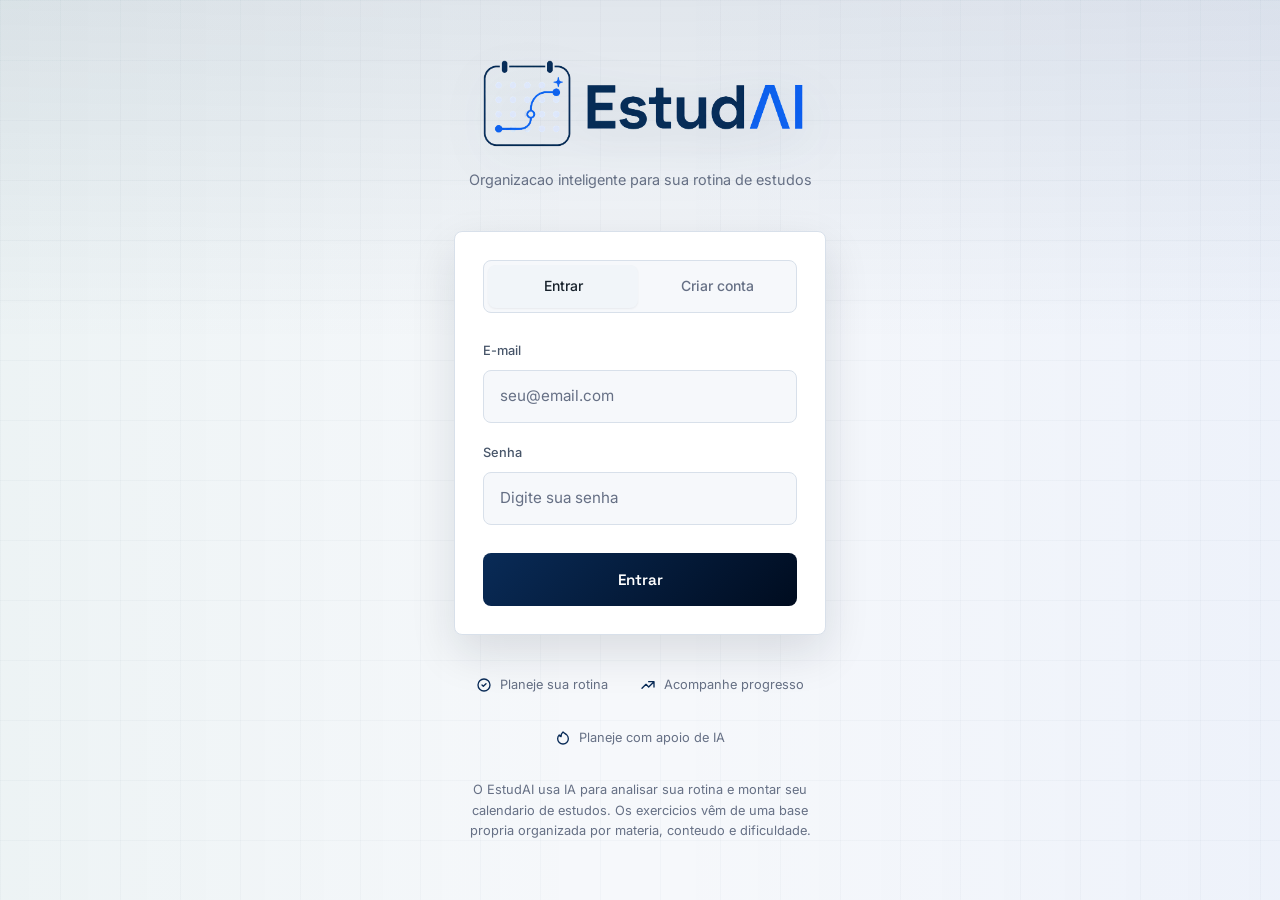
<file: app/public/index.html>
<!DOCTYPE html>
<html lang="pt-BR">
<head>
<meta charset="UTF-8">
<meta name="viewport" content="width=device-width, initial-scale=1.0">
<title>EstudAI - Login</title>
<meta name="description" content="EstudAI e uma plataforma inteligente para organizacao, planejamento e acompanhamento da rotina de estudos.">
<meta name="theme-color" content="#092b57">
<link rel="manifest" href="manifest.webmanifest">
<link rel="icon" href="../src/assets/brand/favicon.ico" sizes="any">
<link rel="icon" href="../src/assets/icons/estudai-icon.svg" type="image/svg+xml">
<link rel="apple-touch-icon" href="../src/assets/brand/estudai-mark-light.png">
<link rel="preconnect" href="https://fonts.googleapis.com">
<link href="https://fonts.googleapis.com/css2?family=Inter:wght@300;400;500;600;700&family=Space+Grotesk:wght@500;600;700&display=swap" rel="stylesheet">
<link rel="stylesheet" href="../src/styles/design-system.css">
<link rel="stylesheet" href="../src/styles/login.css">

</head>
<body>

<div class="bg-gradient"></div>
<div class="bg-grid"></div>

<div class="page">
  <div class="brand">
    <div class="brand-logo-frame" aria-label="EstudAI">
      <img class="brand-logo-img" src="../src/assets/visual-identity/.png/Deitada%20modo%20claro%20sem%20fundo.png" alt="EstudAI">
    </div>
    <p>Organizacao inteligente para sua rotina de estudos</p>
  </div>

  <div class="card">
    <div class="tabs">
      <button class="tab active" onclick="switchTab('login')">Entrar</button>
      <button class="tab" onclick="switchTab('cadastro')">Criar conta</button>
    </div>

    <!-- LOGIN -->
    <div id="form-login">
      <div id="alert-login" class="alert" aria-live="polite"></div>
      <div class="form-group">
        <label for="login-email">E-mail</label>
        <input type="email" id="login-email" placeholder="seu@email.com" autocomplete="email">
      </div>
      <div class="form-group">
        <label for="login-senha">Senha</label>
        <input type="password" id="login-senha" placeholder="Digite sua senha" autocomplete="current-password">
      </div>
      <button class="btn" id="btn-login" type="button" onclick="fazerLogin()">Entrar</button>
    </div>

    <!-- CADASTRO -->
    <div id="form-cadastro" class="hidden">
      <div id="alert-cadastro" class="alert" aria-live="polite"></div>
      <div class="form-group">
        <label for="cad-nome">Nome completo</label>
        <input type="text" id="cad-nome" placeholder="Como devemos te chamar?">
      </div>
      <div class="form-group">
        <label for="cad-email">E-mail</label>
        <input type="email" id="cad-email" placeholder="seu@email.com">
      </div>
      <div class="form-group">
        <label for="cad-senha">Senha</label>
        <input type="password" id="cad-senha" placeholder="Minimo 6 caracteres" autocomplete="new-password">
      </div>
      <button class="btn" id="btn-cadastro" type="button" onclick="fazerCadastro()">Criar minha conta</button>
    </div>
  </div>

  <div class="features">
    <div class="feature">
      <svg xmlns="http://www.w3.org/2000/svg" fill="none" viewBox="0 0 24 24" stroke="currentColor" stroke-width="2">
        <path stroke-linecap="round" stroke-linejoin="round" d="M9 12l2 2 4-4m6 2a9 9 0 11-18 0 9 9 0 0118 0z" />
      </svg>
      Planeje sua rotina
    </div>
    <div class="feature">
      <svg xmlns="http://www.w3.org/2000/svg" fill="none" viewBox="0 0 24 24" stroke="currentColor" stroke-width="2">
        <path stroke-linecap="round" stroke-linejoin="round" d="M13 7h8m0 0v8m0-8l-8 8-4-4-6 6" />
      </svg>
      Acompanhe progresso
    </div>
    <div class="feature">
      <svg xmlns="http://www.w3.org/2000/svg" fill="none" viewBox="0 0 24 24" stroke="currentColor" stroke-width="2">
        <path stroke-linecap="round" stroke-linejoin="round" d="M17.657 18.657A8 8 0 016.343 7.343S7 9 9 10c0-2 .5-5 2.986-7C14 5 16.09 5.777 17.656 7.343A7.975 7.975 0 0120 13a7.975 7.975 0 01-2.343 5.657z" />
      </svg>
      Planeje com apoio de IA
    </div>
  </div>

  <div class="footer">
    O EstudAI usa IA para analisar sua rotina e montar seu calendario de estudos. Os exercicios vêm de uma base propria organizada por materia, conteudo e dificuldade.
  </div>
</div>

<script src="../src/config/api.js"></script>
<script src="../src/services/http.js"></script>
<script src="../src/services/pwa.js"></script>
<script src="../src/pages/login.js"></script>
</body>
</html>
</file>
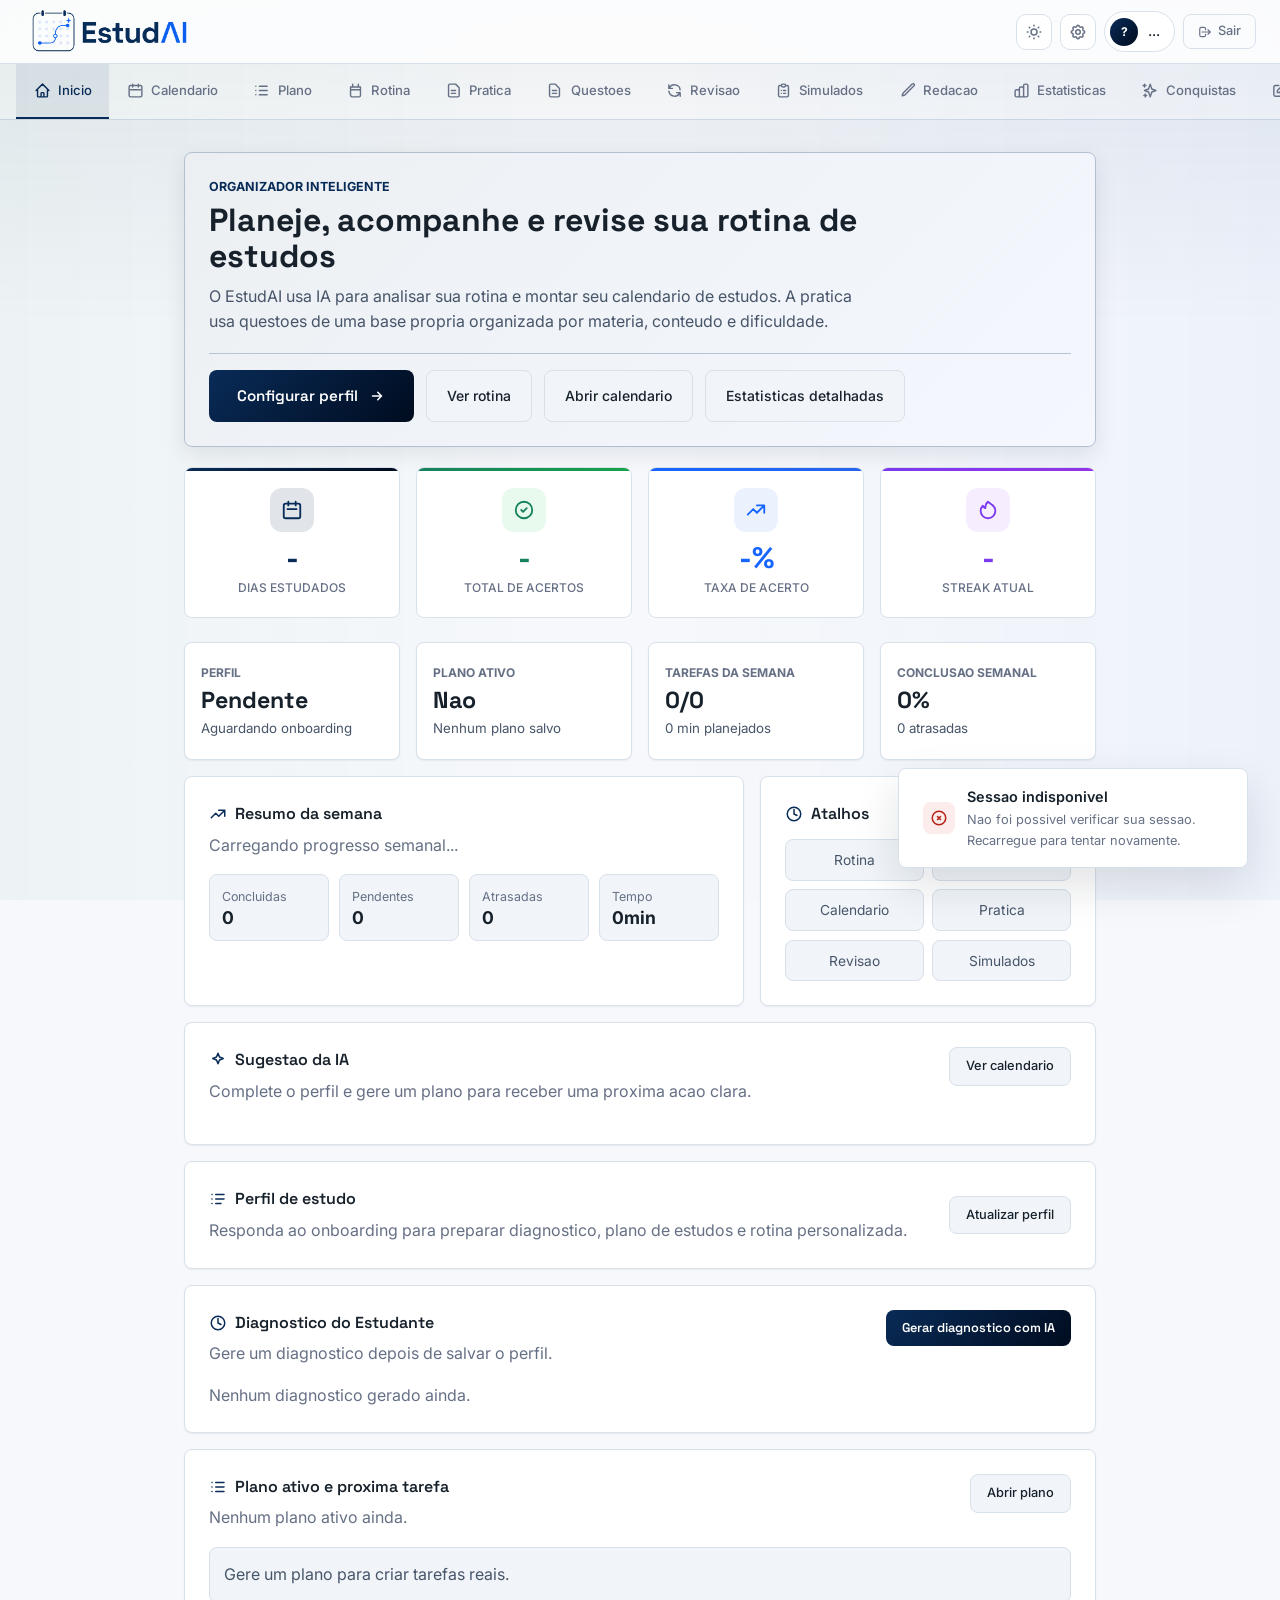
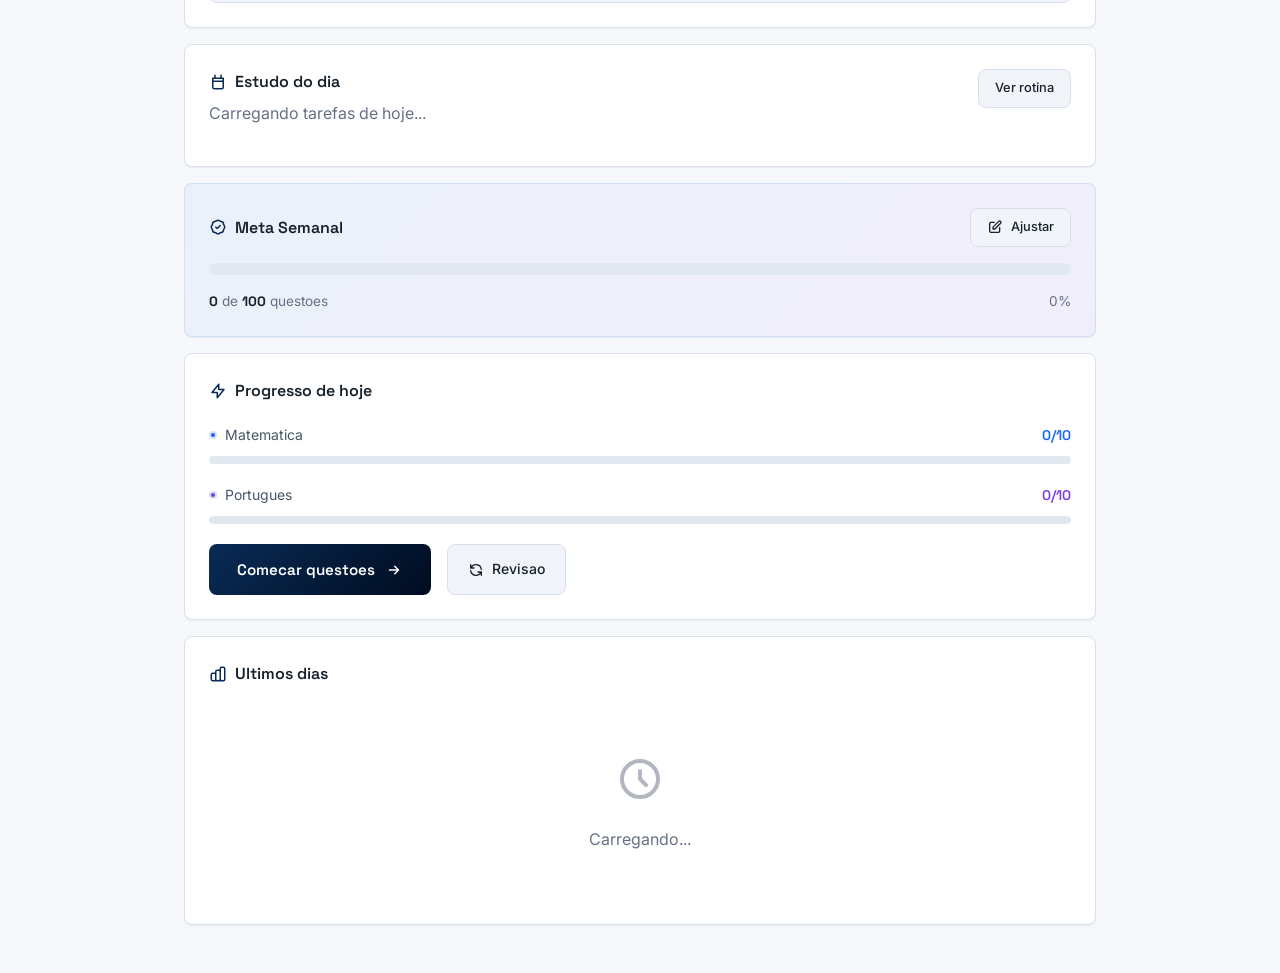
<file: app/public/app.html>
<!DOCTYPE html>
<html lang="pt-BR">
<head>
<meta charset="UTF-8">
<meta name="viewport" content="width=device-width, initial-scale=1.0">
<title>EstudAI - Painel</title>
<meta name="description" content="EstudAI e uma plataforma inteligente para organizacao, planejamento e acompanhamento da rotina de estudos.">
<meta name="theme-color" content="#092b57">
<link rel="manifest" href="manifest.webmanifest">
<link rel="icon" href="../src/assets/brand/favicon.ico" sizes="any">
<link rel="icon" href="../src/assets/icons/estudai-icon.svg" type="image/svg+xml">
<link rel="apple-touch-icon" href="../src/assets/brand/estudai-mark-light.png">
<link rel="preconnect" href="https://fonts.googleapis.com">
<link href="https://fonts.googleapis.com/css2?family=Inter:wght@300;400;500;600;700&family=Space+Grotesk:wght@500;600;700&display=swap" rel="stylesheet">
<link rel="stylesheet" href="../src/styles/design-system.css">
<link rel="stylesheet" href="../src/styles/app.css">

</head>
<body>

<div class="bg-gradient"></div>

<!-- HEADER -->
<header class="header">
  <div class="logo" aria-label="EstudAI">
    <img class="logo-brand-img logo-brand-light" src="../src/assets/visual-identity/.png/Deitada%20modo%20claro%20sem%20fundo.png" alt="EstudAI">
    <img class="logo-brand-img logo-brand-dark" src="../src/assets/visual-identity/.png/deitada%20modo%20escuro%20sem%20fundo.png" alt="" aria-hidden="true">
  </div>
  <div class="header-right">
    <button class="btn-icon" onclick="toggleTheme()" title="Alternar tema" id="theme-btn">
      <svg xmlns="http://www.w3.org/2000/svg" fill="none" viewBox="0 0 24 24" stroke="currentColor" stroke-width="2" id="theme-icon">
        <path stroke-linecap="round" stroke-linejoin="round" d="M12 3v1m0 16v1m9-9h-1M4 12H3m15.364 6.364l-.707-.707M6.343 6.343l-.707-.707m12.728 0l-.707.707M6.343 17.657l-.707.707M16 12a4 4 0 11-8 0 4 4 0 018 0z" />
      </svg>
    </button>
    <button class="btn-icon" onclick="openSettings()" title="Configuracoes">
      <svg xmlns="http://www.w3.org/2000/svg" fill="none" viewBox="0 0 24 24" stroke="currentColor" stroke-width="2">
        <path stroke-linecap="round" stroke-linejoin="round" d="M10.325 4.317c.426-1.756 2.924-1.756 3.35 0a1.724 1.724 0 002.573 1.066c1.543-.94 3.31.826 2.37 2.37a1.724 1.724 0 001.065 2.572c1.756.426 1.756 2.924 0 3.35a1.724 1.724 0 00-1.066 2.573c.94 1.543-.826 3.31-2.37 2.37a1.724 1.724 0 00-2.572 1.065c-.426 1.756-2.924 1.756-3.35 0a1.724 1.724 0 00-2.573-1.066c-1.543.94-3.31-.826-2.37-2.37a1.724 1.724 0 00-1.065-2.572c-1.756-.426-1.756-2.924 0-3.35a1.724 1.724 0 001.066-2.573c-.94-1.543.826-3.31 2.37-2.37.996.608 2.296.07 2.572-1.065z" />
        <path stroke-linecap="round" stroke-linejoin="round" d="M15 12a3 3 0 11-6 0 3 3 0 016 0z" />
      </svg>
    </button>
    <div class="user-chip">
      <div class="user-avatar" id="user-avatar">?</div>
      <span id="user-name-display">...</span>
    </div>
    <button class="btn-logout" onclick="logout()">
      <svg xmlns="http://www.w3.org/2000/svg" fill="none" viewBox="0 0 24 24" stroke="currentColor" stroke-width="2">
        <path stroke-linecap="round" stroke-linejoin="round" d="M17 16l4-4m0 0l-4-4m4 4H7m6 4v1a3 3 0 01-3 3H6a3 3 0 01-3-3V7a3 3 0 013-3h4a3 3 0 013 3v1" />
      </svg>
      Sair
    </button>
  </div>
</header>

<!-- NAV -->
<nav class="nav">
  <button class="nav-tab active" onclick="showSection('dashboard')">
    <svg xmlns="http://www.w3.org/2000/svg" fill="none" viewBox="0 0 24 24" stroke="currentColor" stroke-width="2">
      <path stroke-linecap="round" stroke-linejoin="round" d="M3 12l2-2m0 0l7-7 7 7M5 10v10a1 1 0 001 1h3m10-11l2 2m-2-2v10a1 1 0 01-1 1h-3m-6 0a1 1 0 001-1v-4a1 1 0 011-1h2a1 1 0 011 1v4a1 1 0 001 1m-6 0h6" />
    </svg>
    <span>Inicio</span>
  </button>
  <button class="nav-tab" onclick="showSection('calendario')">
    <svg xmlns="http://www.w3.org/2000/svg" fill="none" viewBox="0 0 24 24" stroke="currentColor" stroke-width="2">
      <path stroke-linecap="round" stroke-linejoin="round" d="M8 7V3m8 4V3M5 11h14M5 21h14a2 2 0 002-2V7a2 2 0 00-2-2H5a2 2 0 00-2 2v12a2 2 0 002 2z" />
    </svg>
    <span>Calendario</span>
  </button>
  <button class="nav-tab" onclick="showSection('plano')">
    <svg xmlns="http://www.w3.org/2000/svg" fill="none" viewBox="0 0 24 24" stroke="currentColor" stroke-width="2">
      <path stroke-linecap="round" stroke-linejoin="round" d="M9 6h11M9 12h11M9 18h11M4 6h.01M4 12h.01M4 18h.01" />
    </svg>
    <span>Plano</span>
  </button>
  <button class="nav-tab" onclick="showSection('rotina')">
    <svg xmlns="http://www.w3.org/2000/svg" fill="none" viewBox="0 0 24 24" stroke="currentColor" stroke-width="2">
      <path stroke-linecap="round" stroke-linejoin="round" d="M8 7V3m8 4V3M5 11h14M7 21h10a2 2 0 002-2V7H5v12a2 2 0 002 2z" />
    </svg>
    <span>Rotina</span>
  </button>
  <button class="nav-tab" onclick="showSection('exercicios')">
    <svg xmlns="http://www.w3.org/2000/svg" fill="none" viewBox="0 0 24 24" stroke="currentColor" stroke-width="2">
      <path stroke-linecap="round" stroke-linejoin="round" d="M9 12h6m-6 4h6m2 5H7a2 2 0 01-2-2V5a2 2 0 012-2h8l5 5v11a2 2 0 01-2 2z" />
    </svg>
    <span>Pratica</span>
  </button>
  <button class="nav-tab" onclick="showSection('questoes')">
    <svg xmlns="http://www.w3.org/2000/svg" fill="none" viewBox="0 0 24 24" stroke="currentColor" stroke-width="2">
      <path stroke-linecap="round" stroke-linejoin="round" d="M9 12h6m-6 4h6m2 5H7a2 2 0 01-2-2V5a2 2 0 012-2h5.586a1 1 0 01.707.293l5.414 5.414a1 1 0 01.293.707V19a2 2 0 01-2 2z" />
    </svg>
    <span>Questoes</span>
  </button>
  <button class="nav-tab" onclick="showSection('revisao')" id="nav-revisao">
    <svg xmlns="http://www.w3.org/2000/svg" fill="none" viewBox="0 0 24 24" stroke="currentColor" stroke-width="2">
      <path stroke-linecap="round" stroke-linejoin="round" d="M4 4v5h.582m15.356 2A8.001 8.001 0 004.582 9m0 0H9m11 11v-5h-.581m0 0a8.003 8.003 0 01-15.357-2m15.357 2H15" />
    </svg>
    <span>Revisao</span>
  </button>
  <button class="nav-tab" onclick="showSection('simulados')">
    <svg xmlns="http://www.w3.org/2000/svg" fill="none" viewBox="0 0 24 24" stroke="currentColor" stroke-width="2">
      <path stroke-linecap="round" stroke-linejoin="round" d="M9 5H7a2 2 0 00-2 2v12a2 2 0 002 2h10a2 2 0 002-2V7a2 2 0 00-2-2h-2M9 5a2 2 0 002 2h2a2 2 0 002-2M9 5a2 2 0 012-2h2a2 2 0 012 2m-3 7h3m-3 4h3m-6-4h.01M9 16h.01" />
    </svg>
    <span>Simulados</span>
  </button>
  <button class="nav-tab" onclick="showSection('redacao')">
    <svg xmlns="http://www.w3.org/2000/svg" fill="none" viewBox="0 0 24 24" stroke="currentColor" stroke-width="2">
      <path stroke-linecap="round" stroke-linejoin="round" d="M16.862 4.487l1.687-1.688a1.875 1.875 0 112.652 2.652L8.25 18.402 4.5 19.5l1.098-3.75L16.862 4.487z" />
    </svg>
    <span>Redacao</span>
  </button>
  <button class="nav-tab" onclick="showSection('estatisticas')">
    <svg xmlns="http://www.w3.org/2000/svg" fill="none" viewBox="0 0 24 24" stroke="currentColor" stroke-width="2">
      <path stroke-linecap="round" stroke-linejoin="round" d="M9 19v-6a2 2 0 00-2-2H5a2 2 0 00-2 2v6a2 2 0 002 2h2a2 2 0 002-2zm0 0V9a2 2 0 012-2h2a2 2 0 012 2v10m-6 0a2 2 0 002 2h2a2 2 0 002-2m0 0V5a2 2 0 012-2h2a2 2 0 012 2v14a2 2 0 01-2 2h-2a2 2 0 01-2-2z" />
    </svg>
    <span>Estatisticas</span>
  </button>
  <button class="nav-tab" onclick="showSection('conquistas')">
    <svg xmlns="http://www.w3.org/2000/svg" fill="none" viewBox="0 0 24 24" stroke="currentColor" stroke-width="2">
      <path stroke-linecap="round" stroke-linejoin="round" d="M5 3v4M3 5h4M6 17v4m-2-2h4m5-16l2.286 6.857L21 12l-5.714 2.143L13 21l-2.286-6.857L5 12l5.714-2.143L13 3z" />
    </svg>
    <span>Conquistas</span>
  </button>
  <button class="nav-tab" onclick="showSection('anotacoes')">
    <svg xmlns="http://www.w3.org/2000/svg" fill="none" viewBox="0 0 24 24" stroke="currentColor" stroke-width="2">
      <path stroke-linecap="round" stroke-linejoin="round" d="M11 5H6a2 2 0 00-2 2v11a2 2 0 002 2h11a2 2 0 002-2v-5m-1.414-9.414a2 2 0 112.828 2.828L11.828 15H9v-2.828l8.586-8.586z" />
    </svg>
    <span>Anotacoes</span>
  </button>
</nav>

<!-- MOBILE NAV -->
<nav class="mobile-nav" aria-label="Navegacao principal mobile">
  <button class="mobile-nav-tab active" data-section="dashboard" onclick="showSection('dashboard')">
    <svg xmlns="http://www.w3.org/2000/svg" fill="none" viewBox="0 0 24 24" stroke="currentColor" stroke-width="2">
      <path stroke-linecap="round" stroke-linejoin="round" d="M3 12l9-9 9 9M5 10v10h14V10" />
    </svg>
    <span>Inicio</span>
  </button>
  <button class="mobile-nav-tab" data-section="calendario" onclick="showSection('calendario')">
    <svg xmlns="http://www.w3.org/2000/svg" fill="none" viewBox="0 0 24 24" stroke="currentColor" stroke-width="2">
      <path stroke-linecap="round" stroke-linejoin="round" d="M8 7V3m8 4V3M5 11h14M5 21h14a2 2 0 002-2V7a2 2 0 00-2-2H5a2 2 0 00-2 2v12a2 2 0 002 2z" />
    </svg>
    <span>Calendario</span>
  </button>
  <button class="mobile-nav-tab" data-section="rotina" onclick="showSection('rotina')">
    <svg xmlns="http://www.w3.org/2000/svg" fill="none" viewBox="0 0 24 24" stroke="currentColor" stroke-width="2">
      <path stroke-linecap="round" stroke-linejoin="round" d="M8 7V3m8 4V3M5 11h14M7 21h10a2 2 0 002-2V7H5v12a2 2 0 002 2z" />
    </svg>
    <span>Rotina</span>
  </button>
  <button class="mobile-nav-tab" data-section="redacao" onclick="showSection('redacao')">
    <svg xmlns="http://www.w3.org/2000/svg" fill="none" viewBox="0 0 24 24" stroke="currentColor" stroke-width="2">
      <path stroke-linecap="round" stroke-linejoin="round" d="M16.862 4.487l1.687-1.688a1.875 1.875 0 112.652 2.652L8.25 18.402 4.5 19.5l1.098-3.75L16.862 4.487z" />
    </svg>
    <span>Redacao</span>
  </button>
  <button class="mobile-nav-tab" data-section="perfil" onclick="showSection('perfil')">
    <svg xmlns="http://www.w3.org/2000/svg" fill="none" viewBox="0 0 24 24" stroke="currentColor" stroke-width="2">
      <path stroke-linecap="round" stroke-linejoin="round" d="M15.75 7.5a3.75 3.75 0 11-7.5 0 3.75 3.75 0 017.5 0zM4.5 21a7.5 7.5 0 0115 0" />
    </svg>
    <span>Perfil</span>
  </button>
</nav>

<!-- MAIN -->
<main class="main">

  <!-- DASHBOARD -->
  <section id="sec-dashboard" class="section active">

    <div class="dashboard-hero">
      <div>
        <p class="eyebrow">Organizador inteligente</p>
        <h2 id="dashboard-greeting">Planeje, acompanhe e revise sua rotina de estudos</h2>
        <p>O EstudAI usa IA para analisar sua rotina e montar seu calendario de estudos. A pratica usa questoes de uma base propria organizada por materia, conteudo e dificuldade.</p>
      </div>
      <div class="dashboard-hero-actions">
        <button class="btn-primary" type="button" onclick="openOnboardingModal()">
          Configurar perfil
          <svg xmlns="http://www.w3.org/2000/svg" fill="none" viewBox="0 0 24 24" stroke="currentColor" stroke-width="2">
            <path stroke-linecap="round" stroke-linejoin="round" d="M13 7l5 5m0 0l-5 5m5-5H6" />
          </svg>
        </button>
        <button class="btn-secondary" type="button" onclick="showSection('rotina')">
          Ver rotina
        </button>
        <button class="btn-secondary" type="button" onclick="showSection('calendario')">
          Abrir calendario
        </button>
        <button class="btn-secondary" type="button" onclick="showSection('estatisticas')">
          Estatisticas detalhadas
        </button>
      </div>
    </div>

    <div id="streak-banner" class="streak-banner hidden">
      <div class="streak-fire" aria-hidden="true">
        <svg xmlns="http://www.w3.org/2000/svg" fill="none" viewBox="0 0 24 24" stroke="currentColor" stroke-width="2">
          <path stroke-linecap="round" stroke-linejoin="round" d="M12 3v4m0 0l3-3m-3 3L9 4m9 9a6 6 0 11-12 0c0-2.5 1.5-4.5 3.2-5.8.8 1.8 2.2 3.2 4.1 4.1A8.1 8.1 0 0018 13z" />
        </svg>
      </div>
      <div class="streak-text">
        <strong id="streak-val">0 dias seguidos!</strong>
        <p>Continue assim para nao perder sua sequencia</p>
      </div>
    </div>

    <div class="stats-grid">
      <div class="stat-card accent">
        <div class="stat-icon accent">
          <svg xmlns="http://www.w3.org/2000/svg" fill="none" viewBox="0 0 24 24" stroke="currentColor" stroke-width="2">
            <path stroke-linecap="round" stroke-linejoin="round" d="M8 7V3m8 4V3m-9 8h10M5 21h14a2 2 0 002-2V7a2 2 0 00-2-2H5a2 2 0 00-2 2v12a2 2 0 002 2z" />
          </svg>
        </div>
        <div class="stat-value" id="stat-dias" style="color:var(--accent)">-</div>
        <div class="stat-label">Dias estudados</div>
      </div>
      <div class="stat-card green">
        <div class="stat-icon green">
          <svg xmlns="http://www.w3.org/2000/svg" fill="none" viewBox="0 0 24 24" stroke="currentColor" stroke-width="2">
            <path stroke-linecap="round" stroke-linejoin="round" d="M9 12l2 2 4-4m6 2a9 9 0 11-18 0 9 9 0 0118 0z" />
          </svg>
        </div>
        <div class="stat-value" id="stat-acertos" style="color:var(--green)">-</div>
        <div class="stat-label">Total de acertos</div>
      </div>
      <div class="stat-card blue">
        <div class="stat-icon blue">
          <svg xmlns="http://www.w3.org/2000/svg" fill="none" viewBox="0 0 24 24" stroke="currentColor" stroke-width="2">
            <path stroke-linecap="round" stroke-linejoin="round" d="M13 7h8m0 0v8m0-8l-8 8-4-4-6 6" />
          </svg>
        </div>
        <div class="stat-value" id="stat-pct" style="color:var(--blue)">-%</div>
        <div class="stat-label">Taxa de acerto</div>
      </div>
      <div class="stat-card purple">
        <div class="stat-icon purple">
          <svg xmlns="http://www.w3.org/2000/svg" fill="none" viewBox="0 0 24 24" stroke="currentColor" stroke-width="2">
            <path stroke-linecap="round" stroke-linejoin="round" d="M17.657 18.657A8 8 0 016.343 7.343S7 9 9 10c0-2 .5-5 2.986-7C14 5 16.09 5.777 17.656 7.343A7.975 7.975 0 0120 13a7.975 7.975 0 01-2.343 5.657z" />
          </svg>
        </div>
        <div class="stat-value" id="stat-streak" style="color:var(--purple)">-</div>
        <div class="stat-label">Streak atual</div>
      </div>
    </div>

    <div class="notice-card warning hidden" id="estudai-profile-alert" role="status" aria-live="polite">
      <div>
        <strong>Complete seu perfil de estudo</strong>
        <p>O diagnostico, o plano e as tarefas reais dependem do onboarding salvo no banco.</p>
      </div>
      <button class="btn-primary btn-sm" type="button" onclick="openOnboardingModal()">Completar perfil</button>
    </div>

    <div class="core-progress-grid" aria-live="polite">
      <div class="core-card">
        <span class="core-label">Perfil</span>
        <strong id="core-perfil-status">Pendente</strong>
        <small id="core-perfil-detail">Aguardando onboarding</small>
      </div>
      <div class="core-card">
        <span class="core-label">Plano ativo</span>
        <strong id="core-plano-status">Nao</strong>
        <small id="core-plano-detail">Nenhum plano salvo</small>
      </div>
      <div class="core-card">
        <span class="core-label">Tarefas da semana</span>
        <strong id="core-tarefas-status">0/0</strong>
        <small id="core-tempo-detail">0 min planejados</small>
      </div>
      <div class="core-card">
        <span class="core-label">Conclusao semanal</span>
        <strong id="core-conclusao-status">0%</strong>
        <small id="core-atrasadas-detail">0 atrasadas</small>
      </div>
    </div>

    <div class="dashboard-decision-grid">
      <div class="card plan-summary-card">
        <div class="section-card-header">
          <div>
            <h3 class="card-title" style="margin-bottom:0.35rem">
              <svg xmlns="http://www.w3.org/2000/svg" fill="none" viewBox="0 0 24 24" stroke="currentColor" stroke-width="2">
                <path stroke-linecap="round" stroke-linejoin="round" d="M13 7h8m0 0v8m0-8l-8 8-4-4-6 6" />
              </svg>
              Resumo da semana
            </h3>
            <p class="text-muted" id="dashboard-week-summary">Carregando progresso semanal...</p>
          </div>
        </div>
        <div class="mini-metric-grid">
          <div><span>Concluidas</span><strong id="dash-week-done">0</strong></div>
          <div><span>Pendentes</span><strong id="dash-week-pending">0</strong></div>
          <div><span>Atrasadas</span><strong id="dash-week-late">0</strong></div>
          <div><span>Tempo</span><strong id="dash-week-time">0min</strong></div>
        </div>
      </div>
      <div class="card">
        <h3 class="card-title" style="margin-bottom:0.75rem">
          <svg xmlns="http://www.w3.org/2000/svg" fill="none" viewBox="0 0 24 24" stroke="currentColor" stroke-width="2">
            <path stroke-linecap="round" stroke-linejoin="round" d="M12 6v6l4 2m5-2a9 9 0 11-18 0 9 9 0 0118 0z" />
          </svg>
          Atalhos
        </h3>
        <div class="shortcut-grid">
          <button class="shortcut-chip" type="button" onclick="showSection('rotina')">Rotina</button>
          <button class="shortcut-chip" type="button" onclick="showSection('plano')">Plano</button>
          <button class="shortcut-chip" type="button" onclick="showSection('calendario')">Calendario</button>
          <button class="shortcut-chip" type="button" onclick="showSection('exercicios')">Pratica</button>
          <button class="shortcut-chip" type="button" onclick="showSection('revisao')">Revisao</button>
          <button class="shortcut-chip" type="button" onclick="showSection('simulados')">Simulados</button>
        </div>
      </div>
    </div>

    <div class="card ai-suggestion-card">
      <div class="section-card-header">
        <div>
          <h3 class="card-title" style="margin-bottom:0.35rem">
            <svg xmlns="http://www.w3.org/2000/svg" fill="none" viewBox="0 0 24 24" stroke="currentColor" stroke-width="2">
              <path stroke-linecap="round" stroke-linejoin="round" d="M12 3l2 5 5 2-5 2-2 5-2-5-5-2 5-2 2-5z" />
            </svg>
            Sugestao da IA
          </h3>
          <p class="text-muted" id="dashboard-ai-suggestion">Complete o perfil e gere um plano para receber uma proxima acao clara.</p>
        </div>
        <button class="btn-secondary btn-sm" type="button" onclick="showSection('calendario')">Ver calendario</button>
      </div>
    </div>

    <div class="card study-profile-card" id="study-profile-card">
      <div>
        <h3 class="card-title" style="margin-bottom:0.4rem">
          <svg xmlns="http://www.w3.org/2000/svg" fill="none" viewBox="0 0 24 24" stroke="currentColor" stroke-width="2">
            <path stroke-linecap="round" stroke-linejoin="round" d="M9 6h11M9 12h11M9 18h7M4 6h.01M4 12h.01M4 18h.01" />
          </svg>
          Perfil de estudo
        </h3>
        <p class="text-muted" id="study-profile-summary">Responda ao onboarding para preparar diagnostico, plano de estudos e rotina personalizada.</p>
      </div>
      <button class="btn-secondary btn-sm" type="button" onclick="openOnboardingModal()">Atualizar perfil</button>
    </div>

    <div class="card diagnostic-card" id="diagnostic-card">
      <div class="section-card-header">
        <div>
          <h3 class="card-title" style="margin-bottom:0.35rem">
            <svg xmlns="http://www.w3.org/2000/svg" fill="none" viewBox="0 0 24 24" stroke="currentColor" stroke-width="2">
              <path stroke-linecap="round" stroke-linejoin="round" d="M12 6v6l4 2m5-2a9 9 0 11-18 0 9 9 0 0118 0z" />
            </svg>
            Diagnostico do Estudante
          </h3>
          <p class="text-muted" id="diagnostic-summary">Gere um diagnostico depois de salvar o perfil.</p>
        </div>
        <button class="btn-primary btn-sm" id="btn-gerar-diagnostico" type="button" onclick="gerarDiagnostico()">Gerar diagnostico com IA</button>
      </div>
      <div id="diagnostic-content" class="structured-content empty">
        <p class="text-muted">Nenhum diagnostico gerado ainda.</p>
      </div>
    </div>

    <div class="card plan-summary-card">
      <div class="section-card-header">
        <div>
          <h3 class="card-title" style="margin-bottom:0.35rem">
            <svg xmlns="http://www.w3.org/2000/svg" fill="none" viewBox="0 0 24 24" stroke="currentColor" stroke-width="2">
              <path stroke-linecap="round" stroke-linejoin="round" d="M9 6h11M9 12h11M9 18h11M4 6h.01M4 12h.01M4 18h.01" />
            </svg>
            Plano ativo e proxima tarefa
          </h3>
          <p class="text-muted" id="dashboard-plan-summary">Nenhum plano ativo ainda.</p>
        </div>
        <button class="btn-secondary btn-sm" type="button" onclick="showSection('plano')">Abrir plano</button>
      </div>
      <div id="dashboard-next-task" class="next-task-box">
        <span class="text-muted">Gere um plano para criar tarefas reais.</span>
      </div>
    </div>

    <div class="card routine-summary-card">
      <div class="section-card-header">
        <div>
          <h3 class="card-title" style="margin-bottom:0.35rem">
            <svg xmlns="http://www.w3.org/2000/svg" fill="none" viewBox="0 0 24 24" stroke="currentColor" stroke-width="2">
              <path stroke-linecap="round" stroke-linejoin="round" d="M8 7V3m8 4V3M5 11h14M7 21h10a2 2 0 002-2V7H5v12a2 2 0 002 2z" />
            </svg>
            Estudo do dia
          </h3>
          <p class="text-muted" id="dashboard-routine-summary">Carregando tarefas de hoje...</p>
        </div>
        <button class="btn-secondary btn-sm" type="button" onclick="showSection('rotina')">Ver rotina</button>
      </div>
    </div>

    <!-- Meta Semanal -->
    <div class="card meta-card" id="meta-card">
      <div class="flex items-center justify-between mb-1">
        <h3 class="card-title" style="margin-bottom:0">
          <svg xmlns="http://www.w3.org/2000/svg" fill="none" viewBox="0 0 24 24" stroke="currentColor" stroke-width="2">
            <path stroke-linecap="round" stroke-linejoin="round" d="M9 12l2 2 4-4M7.835 4.697a3.42 3.42 0 001.946-.806 3.42 3.42 0 014.438 0 3.42 3.42 0 001.946.806 3.42 3.42 0 013.138 3.138 3.42 3.42 0 00.806 1.946 3.42 3.42 0 010 4.438 3.42 3.42 0 00-.806 1.946 3.42 3.42 0 01-3.138 3.138 3.42 3.42 0 00-1.946.806 3.42 3.42 0 01-4.438 0 3.42 3.42 0 00-1.946-.806 3.42 3.42 0 01-3.138-3.138 3.42 3.42 0 00-.806-1.946 3.42 3.42 0 010-4.438 3.42 3.42 0 00.806-1.946 3.42 3.42 0 013.138-3.138z" />
          </svg>
          Meta Semanal
        </h3>
        <button class="btn-secondary btn-sm" onclick="openMetaModal()">
          <svg xmlns="http://www.w3.org/2000/svg" fill="none" viewBox="0 0 24 24" stroke="currentColor" stroke-width="2" width="14" height="14">
            <path stroke-linecap="round" stroke-linejoin="round" d="M11 5H6a2 2 0 00-2 2v11a2 2 0 002 2h11a2 2 0 002-2v-5m-1.414-9.414a2 2 0 112.828 2.828L11.828 15H9v-2.828l8.586-8.586z" />
          </svg>
          Ajustar
        </button>
      </div>
      <div class="meta-progress">
        <div class="meta-progress-fill" id="meta-progress" style="width:0%"></div>
      </div>
      <div class="meta-stats">
        <span><strong id="meta-feitas">0</strong> de <strong id="meta-total">100</strong> questoes</span>
        <span id="meta-pct">0%</span>
      </div>
    </div>

    <div class="card">
      <h3 class="card-title">
        <svg xmlns="http://www.w3.org/2000/svg" fill="none" viewBox="0 0 24 24" stroke="currentColor" stroke-width="2">
          <path stroke-linecap="round" stroke-linejoin="round" d="M13 10V3L4 14h7v7l9-11h-7z" />
        </svg>
        Progresso de hoje
      </h3>
      <div class="progress-section">
        <div class="progress-header">
          <span class="progress-label">
            <span class="dot" style="background:var(--mat-clr)"></span>
            Matematica
          </span>
          <span class="progress-val" id="prog-mat-txt" style="color:var(--mat-clr)">0/10</span>
        </div>
        <div class="progress-bar">
          <div class="progress-fill" id="prog-mat" style="width:0%;background:var(--mat-clr)"></div>
        </div>
      </div>
      <div class="progress-section">
        <div class="progress-header">
          <span class="progress-label">
            <span class="dot" style="background:var(--por-clr)"></span>
            Portugues
          </span>
          <span class="progress-val" id="prog-por-txt" style="color:var(--por-clr)">0/10</span>
        </div>
        <div class="progress-bar">
          <div class="progress-fill" id="prog-por" style="width:0%;background:var(--por-clr)"></div>
        </div>
      </div>
      <div class="mt-2 flex gap-2 flex-wrap">
        <button class="btn-primary" onclick="showSection('questoes')">
          <span id="dash-btn-txt">Comecar questoes</span>
          <svg xmlns="http://www.w3.org/2000/svg" fill="none" viewBox="0 0 24 24" stroke="currentColor" stroke-width="2">
            <path stroke-linecap="round" stroke-linejoin="round" d="M13 7l5 5m0 0l-5 5m5-5H6" />
          </svg>
        </button>
        <button class="btn-secondary" onclick="showSection('revisao')" id="btn-revisao">
          <svg xmlns="http://www.w3.org/2000/svg" fill="none" viewBox="0 0 24 24" stroke="currentColor" stroke-width="2">
            <path stroke-linecap="round" stroke-linejoin="round" d="M4 4v5h.582m15.356 2A8.001 8.001 0 004.582 9m0 0H9m11 11v-5h-.581m0 0a8.003 8.003 0 01-15.357-2m15.357 2H15" />
          </svg>
          <span id="revisao-count">Revisao</span>
        </button>
      </div>
    </div>

    <!-- Historico Resumido -->
    <div class="card">
      <h3 class="card-title">
        <svg xmlns="http://www.w3.org/2000/svg" fill="none" viewBox="0 0 24 24" stroke="currentColor" stroke-width="2">
          <path stroke-linecap="round" stroke-linejoin="round" d="M9 19v-6a2 2 0 00-2-2H5a2 2 0 00-2 2v6a2 2 0 002 2h2a2 2 0 002-2zm0 0V9a2 2 0 012-2h2a2 2 0 012 2v10m-6 0a2 2 0 002 2h2a2 2 0 002-2m0 0V5a2 2 0 012-2h2a2 2 0 012 2v14a2 2 0 01-2 2h-2a2 2 0 01-2-2z" />
        </svg>
        Ultimos dias
      </h3>
      <div id="hist-list">
        <div class="empty-state">
          <svg xmlns="http://www.w3.org/2000/svg" fill="none" viewBox="0 0 24 24" stroke="currentColor" stroke-width="2">
            <path stroke-linecap="round" stroke-linejoin="round" d="M12 8v4l3 3m6-3a9 9 0 11-18 0 9 9 0 0118 0z" />
          </svg>
          <p>Carregando...</p>
        </div>
      </div>
    </div>

  </section>

  <!-- CALENDARIO -->
  <section id="sec-calendario" class="section mobile-workflow-section">
    <div class="mobile-screen-head">
      <p class="eyebrow">Calendario</p>
      <h2>Plano por data</h2>
      <p>Veja tarefas, pratica com questoes, revisoes e simulados derivados do plano salvo.</p>
    </div>

    <div class="card calendar-shell">
      <div class="section-card-header">
        <div>
          <h3 class="card-title" style="margin-bottom:0.35rem">
            <svg xmlns="http://www.w3.org/2000/svg" fill="none" viewBox="0 0 24 24" stroke="currentColor" stroke-width="2">
              <path stroke-linecap="round" stroke-linejoin="round" d="M8 7V3m8 4V3M5 11h14M5 21h14a2 2 0 002-2V7a2 2 0 00-2-2H5a2 2 0 00-2 2v12a2 2 0 002 2z" />
            </svg>
            <span id="calendar-title">Calendario</span>
          </h3>
          <p class="text-muted" id="calendar-status">Carregando eventos...</p>
        </div>
        <div class="section-actions">
          <button class="btn-secondary btn-sm" type="button" onclick="calendarPrevMonth()">Anterior</button>
          <button class="btn-secondary btn-sm" type="button" onclick="calendarToday()">Hoje</button>
          <button class="btn-secondary btn-sm" type="button" onclick="calendarNextMonth()">Proximo</button>
        </div>
      </div>

      <div class="calendar-filters" id="calendar-filters" aria-label="Filtros do calendario">
        <label><input type="checkbox" value="teoria" checked onchange="renderCalendar()"> Teoria</label>
        <label><input type="checkbox" value="exercicio" checked onchange="renderCalendar()"> Questoes</label>
        <label><input type="checkbox" value="revisao" checked onchange="renderCalendar()"> Revisao</label>
        <label><input type="checkbox" value="simulado" checked onchange="renderCalendar()"> Simulado</label>
        <label><input type="checkbox" value="resumo" checked onchange="renderCalendar()"> Resumo</label>
        <label><input type="checkbox" value="concluido" checked onchange="renderCalendar()"> Concluidas</label>
        <label><input type="checkbox" value="atrasado" checked onchange="renderCalendar()"> Atrasadas</label>
      </div>

      <div class="calendar-layout">
        <div class="calendar-board">
          <div class="calendar-weekdays">
            <span>Seg</span><span>Ter</span><span>Qua</span><span>Qui</span><span>Sex</span><span>Sab</span><span>Dom</span>
          </div>
          <div id="calendar-grid" class="calendar-grid" aria-live="polite"></div>
        </div>
        <aside class="calendar-day-panel">
          <div class="section-card-header">
            <div>
              <h3 id="calendar-day-title">Hoje</h3>
              <p class="text-muted" id="calendar-day-summary">Selecione um dia para ver as atividades.</p>
            </div>
          </div>
          <div id="calendar-day-events" class="task-list compact"></div>
        </aside>
      </div>

      <div class="annual-strip">
        <div class="section-card-header">
          <h3 class="card-title" style="margin-bottom:0">Visao anual</h3>
          <button class="btn-secondary btn-sm" type="button" onclick="loadCalendarYear()">Atualizar ano</button>
        </div>
        <div id="calendar-year-summary" class="year-summary-grid"></div>
      </div>
    </div>
  </section>

  <!-- QUESTOES -->
  <section id="sec-questoes" class="section">

    <!-- Dots navigator -->
    <div class="card" style="padding:1rem 1.25rem;">
      <div class="dots-nav" id="dots-nav"></div>
      <div style="display:flex;align-items:center;gap:1rem;flex-wrap:wrap;">
        <span class="text-muted" style="font-size:.85rem;" id="progress-txt">Carregando...</span>
        <div class="timer-badge">
          <svg xmlns="http://www.w3.org/2000/svg" fill="none" viewBox="0 0 24 24" stroke="currentColor" stroke-width="2">
            <path stroke-linecap="round" stroke-linejoin="round" d="M12 8v4l3 3m6-3a9 9 0 11-18 0 9 9 0 0118 0z" />
          </svg>
          <span id="timer-display">00:00</span>
        </div>
      </div>
    </div>

    <!-- Question card -->
    <div class="card" id="question-card">
      <div class="question-meta" id="q-meta"></div>
      <p class="question-text" id="q-enunciado">Carregando questao...</p>
      <div class="options" id="q-options"></div>
      
      <!-- Anotacao inline -->
      <div class="mt-2" id="anotacao-section" style="display:none;">
        <button class="btn-secondary btn-sm" onclick="toggleAnotacao()" id="btn-anotacao">
          <svg xmlns="http://www.w3.org/2000/svg" fill="none" viewBox="0 0 24 24" stroke="currentColor" stroke-width="2" width="14" height="14">
            <path stroke-linecap="round" stroke-linejoin="round" d="M11 5H6a2 2 0 00-2 2v11a2 2 0 002 2h11a2 2 0 002-2v-5m-1.414-9.414a2 2 0 112.828 2.828L11.828 15H9v-2.828l8.586-8.586z" />
          </svg>
          Anotacao
        </button>
        <div class="mt-1 hidden" id="anotacao-box">
          <textarea class="anotacao-textarea" id="anotacao-text" placeholder="Escreva sua anotacao sobre esta questao..."></textarea>
          <div class="flex gap-1 mt-1">
            <button class="btn-secondary btn-sm" onclick="salvarAnotacao()">Salvar</button>
          </div>
        </div>
      </div>
      
      <div class="explanation" id="q-explanation"></div>
      <div class="q-nav">
        <button class="btn-nav" id="btn-prev" onclick="navigateQ(-1)" disabled>
          <svg xmlns="http://www.w3.org/2000/svg" fill="none" viewBox="0 0 24 24" stroke="currentColor" stroke-width="2">
            <path stroke-linecap="round" stroke-linejoin="round" d="M15 19l-7-7 7-7" />
          </svg>
          Anterior
        </button>
        <button class="btn-finish" id="btn-finish" onclick="finalizarDia()" disabled>
          <svg xmlns="http://www.w3.org/2000/svg" fill="none" viewBox="0 0 24 24" stroke="currentColor" stroke-width="2">
            <path stroke-linecap="round" stroke-linejoin="round" d="M5 13l4 4L19 7" />
          </svg>
          Finalizar dia
        </button>
        <button class="btn-nav" id="btn-next" onclick="navigateQ(1)">
          Proxima
          <svg xmlns="http://www.w3.org/2000/svg" fill="none" viewBox="0 0 24 24" stroke="currentColor" stroke-width="2">
            <path stroke-linecap="round" stroke-linejoin="round" d="M9 5l7 7-7 7" />
          </svg>
        </button>
      </div>
    </div>

    <!-- Result card (hidden until finished) -->
    <div class="card hidden" id="result-card">
      <div class="result-hero">
        <div class="result-icon" id="res-icon" aria-hidden="true"></div>
        <div class="result-score" id="res-score">-/20</div>
        <div class="result-feedback" id="res-feedback"></div>
        <div class="result-chips">
          <div class="result-chip chip-acerto">
            <svg xmlns="http://www.w3.org/2000/svg" width="18" height="18" fill="none" viewBox="0 0 24 24" stroke="currentColor" stroke-width="2">
              <path stroke-linecap="round" stroke-linejoin="round" d="M9 12l2 2 4-4m6 2a9 9 0 11-18 0 9 9 0 0118 0z" />
            </svg>
            <span id="res-acertos">0</span> acertos
          </div>
          <div class="result-chip chip-erro">
            <svg xmlns="http://www.w3.org/2000/svg" width="18" height="18" fill="none" viewBox="0 0 24 24" stroke="currentColor" stroke-width="2">
              <path stroke-linecap="round" stroke-linejoin="round" d="M10 14l2-2m0 0l2-2m-2 2l-2-2m2 2l2 2m7-2a9 9 0 11-18 0 9 9 0 0118 0z" />
            </svg>
            <span id="res-erros">0</span> erros
          </div>
          <div class="result-chip chip-tempo">
            <svg xmlns="http://www.w3.org/2000/svg" width="18" height="18" fill="none" viewBox="0 0 24 24" stroke="currentColor" stroke-width="2">
              <path stroke-linecap="round" stroke-linejoin="round" d="M12 8v4l3 3m6-3a9 9 0 11-18 0 9 9 0 0118 0z" />
            </svg>
            <span id="res-tempo">-</span>
          </div>
        </div>
      </div>
    </div>

  </section>

  <!-- REVISAO -->
  <section id="sec-revisao" class="section">
    <div class="card">
      <h3 class="card-title">
        <svg xmlns="http://www.w3.org/2000/svg" fill="none" viewBox="0 0 24 24" stroke="currentColor" stroke-width="2">
          <path stroke-linecap="round" stroke-linejoin="round" d="M4 4v5h.582m15.356 2A8.001 8.001 0 004.582 9m0 0H9m11 11v-5h-.581m0 0a8.003 8.003 0 01-15.357-2m15.357 2H15" />
        </svg>
        Modo Revisao
      </h3>
      <p class="text-muted mb-2">Revise as questoes que voce errou anteriormente para reforcar seu aprendizado.</p>
      
      <div class="tabs" id="revisao-tabs">
        <button class="tab active" data-revisao="todas" onclick="loadRevisao('todas', this)">Todas</button>
        <button class="tab" data-revisao="matematica" onclick="loadRevisao('matematica', this)">Matematica</button>
        <button class="tab" data-revisao="portugues" onclick="loadRevisao('portugues', this)">Portugues</button>
      </div>
      
      <div id="revisao-stats" class="flex gap-2 mb-2">
        <span class="badge badge-mat" id="revisao-mat">0 matematica</span>
        <span class="badge badge-por" id="revisao-por">0 portugues</span>
      </div>
    </div>
    
    <div id="revisao-content">
      <div class="empty-state">
        <svg xmlns="http://www.w3.org/2000/svg" fill="none" viewBox="0 0 24 24" stroke="currentColor" stroke-width="2">
          <path stroke-linecap="round" stroke-linejoin="round" d="M9 12l2 2 4-4m6 2a9 9 0 11-18 0 9 9 0 0118 0z" />
        </svg>
        <p>Nenhuma questao para revisar. Continue praticando!</p>
      </div>
    </div>
  </section>

  <!-- EXERCICIOS -->
  <section id="sec-exercicios" class="section mobile-workflow-section">
    <div class="mobile-screen-head">
      <p class="eyebrow">Questoes</p>
      <h2>Pratica vinculada ao plano</h2>
      <p>A pratica vem da base aprovada de questoes e e reutilizada ao recarregar a pagina.</p>
    </div>

    <div class="card">
      <div class="section-card-header">
        <div>
          <h3 class="card-title" style="margin-bottom:0.35rem">
            <svg xmlns="http://www.w3.org/2000/svg" fill="none" viewBox="0 0 24 24" stroke="currentColor" stroke-width="2">
              <path stroke-linecap="round" stroke-linejoin="round" d="M9 12h6m-6 4h6m2 5H7a2 2 0 01-2-2V5a2 2 0 012-2h8l5 5v11a2 2 0 01-2 2z" />
            </svg>
            Questoes da tarefa
          </h3>
          <p class="text-muted" id="exercises-status">Abra uma tarefa de questoes pela rotina ou calendario.</p>
        </div>
        <div class="section-actions">
          <button class="btn-secondary btn-sm" type="button" onclick="showSection('rotina')">Voltar a rotina</button>
          <button class="btn-secondary btn-sm" type="button" onclick="regenerarExerciciosTarefa()">Preparar ou reabrir lote</button>
        </div>
      </div>
      <div id="exercises-content" class="exercise-list" aria-live="polite">
        <div class="empty-state">
          <p>Nenhuma tarefa selecionada.</p>
        </div>
      </div>
    </div>
  </section>

  <!-- SIMULADOS -->
  <section id="sec-simulados" class="section">
    <div class="card">
      <div class="section-card-header">
        <div>
          <h3 class="card-title" style="margin-bottom:0.35rem">
            <svg xmlns="http://www.w3.org/2000/svg" fill="none" viewBox="0 0 24 24" stroke="currentColor" stroke-width="2">
              <path stroke-linecap="round" stroke-linejoin="round" d="M9 5H7a2 2 0 00-2 2v12a2 2 0 002 2h10a2 2 0 002-2V7a2 2 0 00-2-2h-2M9 5a2 2 0 002 2h2a2 2 0 002-2M9 5a2 2 0 012-2h2a2 2 0 012 2" />
            </svg>
            Simulados do Plano
          </h3>
          <p class="text-muted" id="planned-sims-status">Carregando simulados vinculados ao plano...</p>
        </div>
        <button class="btn-secondary btn-sm" type="button" onclick="loadPlannedSimulados()">Atualizar</button>
      </div>
      <div id="planned-sims-list" class="task-list compact" aria-live="polite"></div>
      <div id="planned-sim-active" class="hidden planned-sim-active"></div>
    </div>

    <div class="card">
      <h3 class="card-title">
        <svg xmlns="http://www.w3.org/2000/svg" fill="none" viewBox="0 0 24 24" stroke="currentColor" stroke-width="2">
          <path stroke-linecap="round" stroke-linejoin="round" d="M9 5H7a2 2 0 00-2 2v12a2 2 0 002 2h10a2 2 0 002-2V7a2 2 0 00-2-2h-2M9 5a2 2 0 002 2h2a2 2 0 002-2M9 5a2 2 0 012-2h2a2 2 0 012 2m-3 7h3m-3 4h3m-6-4h.01M9 16h.01" />
        </svg>
        Simulados Disponiveis
      </h3>
      <p class="text-muted mb-2">Teste seus conhecimentos com simulados completos cronometrados.</p>
    </div>
    
    <div class="grid-2" id="simulados-list">
      <div class="empty-state">
        <p>Carregando simulados...</p>
      </div>
    </div>
    
    <!-- Simulado em andamento -->
    <div id="simulado-active" class="hidden">
      <div class="card" style="padding:1rem 1.25rem;">
        <div class="flex items-center justify-between flex-wrap gap-1">
          <h3 class="card-title" style="margin-bottom:0" id="simulado-titulo">Simulado</h3>
          <div class="timer-badge">
            <svg xmlns="http://www.w3.org/2000/svg" fill="none" viewBox="0 0 24 24" stroke="currentColor" stroke-width="2">
              <path stroke-linecap="round" stroke-linejoin="round" d="M12 8v4l3 3m6-3a9 9 0 11-18 0 9 9 0 0118 0z" />
            </svg>
            <span id="simulado-timer">00:00</span>
          </div>
        </div>
        <div class="dots-nav mt-1" id="simulado-dots"></div>
        <span class="text-muted" style="font-size:.85rem;" id="simulado-progress">0/0 respondidas</span>
      </div>
      
      <div class="card" id="simulado-question">
        <div class="question-meta" id="sim-q-meta"></div>
        <p class="question-text" id="sim-q-enunciado">Carregando...</p>
        <div class="options" id="sim-q-options"></div>
        <div class="explanation hidden" id="sim-q-explanation"></div>
        <div class="q-nav">
          <button class="btn-nav" id="sim-btn-prev" onclick="navigateSimulado(-1)" disabled>
            <svg xmlns="http://www.w3.org/2000/svg" fill="none" viewBox="0 0 24 24" stroke="currentColor" stroke-width="2"><path stroke-linecap="round" stroke-linejoin="round" d="M15 19l-7-7 7-7" /></svg>
            Anterior
          </button>
          <button class="btn-finish" id="sim-btn-finish" onclick="finalizarSimulado()" disabled>
            <svg xmlns="http://www.w3.org/2000/svg" fill="none" viewBox="0 0 24 24" stroke="currentColor" stroke-width="2"><path stroke-linecap="round" stroke-linejoin="round" d="M5 13l4 4L19 7" /></svg>
            Finalizar
          </button>
          <button class="btn-nav" id="sim-btn-next" onclick="navigateSimulado(1)">
            Proxima
            <svg xmlns="http://www.w3.org/2000/svg" fill="none" viewBox="0 0 24 24" stroke="currentColor" stroke-width="2"><path stroke-linecap="round" stroke-linejoin="round" d="M9 5l7 7-7 7" /></svg>
          </button>
        </div>
      </div>
      
      <div class="card hidden" id="simulado-result">
        <div class="result-hero">
          <div class="result-icon" id="sim-res-icon" aria-hidden="true"></div>
          <div class="result-score" id="sim-res-score">-/-</div>
          <div class="result-feedback" id="sim-res-feedback"></div>
          <div class="result-chips">
            <div class="result-chip chip-acerto">
              <svg xmlns="http://www.w3.org/2000/svg" width="18" height="18" fill="none" viewBox="0 0 24 24" stroke="currentColor" stroke-width="2"><path stroke-linecap="round" stroke-linejoin="round" d="M9 12l2 2 4-4m6 2a9 9 0 11-18 0 9 9 0 0118 0z" /></svg>
              <span id="sim-res-acertos">0</span> acertos
            </div>
            <div class="result-chip chip-erro">
              <svg xmlns="http://www.w3.org/2000/svg" width="18" height="18" fill="none" viewBox="0 0 24 24" stroke="currentColor" stroke-width="2"><path stroke-linecap="round" stroke-linejoin="round" d="M10 14l2-2m0 0l2-2m-2 2l-2-2m2 2l2 2m7-2a9 9 0 11-18 0 9 9 0 0118 0z" /></svg>
              <span id="sim-res-erros">0</span> erros
            </div>
            <div class="result-chip chip-tempo">
              <svg xmlns="http://www.w3.org/2000/svg" width="18" height="18" fill="none" viewBox="0 0 24 24" stroke="currentColor" stroke-width="2"><path stroke-linecap="round" stroke-linejoin="round" d="M12 8v4l3 3m6-3a9 9 0 11-18 0 9 9 0 0118 0z" /></svg>
              <span id="sim-res-tempo">-</span>
            </div>
          </div>
          <div class="mt-2">
            <button class="btn-secondary" onclick="voltarSimulados()">Voltar aos simulados</button>
          </div>
        </div>
      </div>
    </div>
  </section>

  <!-- ESTATISTICAS -->
  <section id="sec-estatisticas" class="section">
    <div class="stats-grid">
      <div class="stat-card accent">
        <div class="stat-icon accent">
          <svg xmlns="http://www.w3.org/2000/svg" fill="none" viewBox="0 0 24 24" stroke="currentColor" stroke-width="2">
            <path stroke-linecap="round" stroke-linejoin="round" d="M9 12h6m-6 4h6m2 5H7a2 2 0 01-2-2V5a2 2 0 012-2h5.586a1 1 0 01.707.293l5.414 5.414a1 1 0 01.293.707V19a2 2 0 01-2 2z" />
          </svg>
        </div>
        <div class="stat-value" id="est-total" style="color:var(--accent)">-%</div>
        <div class="stat-label">Progresso da semana</div>
      </div>
      <div class="stat-card green">
        <div class="stat-icon green">
          <svg xmlns="http://www.w3.org/2000/svg" fill="none" viewBox="0 0 24 24" stroke="currentColor" stroke-width="2">
            <path stroke-linecap="round" stroke-linejoin="round" d="M9 12l2 2 4-4m6 2a9 9 0 11-18 0 9 9 0 0118 0z" />
          </svg>
        </div>
        <div class="stat-value" id="est-acertos" style="color:var(--green)">-</div>
        <div class="stat-label">Tarefas concluidas</div>
      </div>
      <div class="stat-card blue">
        <div class="stat-icon blue">
          <svg xmlns="http://www.w3.org/2000/svg" fill="none" viewBox="0 0 24 24" stroke="currentColor" stroke-width="2">
            <path stroke-linecap="round" stroke-linejoin="round" d="M12 8v4l3 3m6-3a9 9 0 11-18 0 9 9 0 0118 0z" />
          </svg>
        </div>
        <div class="stat-value" id="est-dias" style="color:var(--blue)">-%</div>
        <div class="stat-label">Taxa de acerto</div>
      </div>
      <div class="stat-card purple">
        <div class="stat-icon purple">
          <svg xmlns="http://www.w3.org/2000/svg" fill="none" viewBox="0 0 24 24" stroke="currentColor" stroke-width="2">
            <path stroke-linecap="round" stroke-linejoin="round" d="M17.657 18.657A8 8 0 016.343 7.343S7 9 9 10c0-2 .5-5 2.986-7C14 5 16.09 5.777 17.656 7.343A7.975 7.975 0 0120 13a7.975 7.975 0 01-2.343 5.657z" />
          </svg>
        </div>
        <div class="stat-value" id="est-questoes-respondidas" style="color:var(--purple)">-</div>
        <div class="stat-label">Questoes respondidas</div>
      </div>
      <div class="stat-card">
        <div class="stat-value stat-value-text" id="est-proximo-foco" style="color:var(--accent)">-</div>
        <div class="stat-label">Proximo foco</div>
      </div>
    </div>

    <details class="details-panel stats-details">
      <summary>Estatisticas detalhadas</summary>

    <div class="stats-grid stats-grid-secondary">
      <div class="stat-card">
        <div class="stat-value" id="est-erros" style="color:var(--red)">-</div>
        <div class="stat-label">Erros</div>
      </div>
      <div class="stat-card">
        <div class="stat-value" id="est-pct-geral" style="color:var(--accent)">-%</div>
        <div class="stat-label">Percentual geral</div>
      </div>
      <div class="stat-card">
        <div class="stat-value" id="est-tarefas" style="color:var(--green)">-</div>
        <div class="stat-label">Tarefas concluidas</div>
      </div>
      <div class="stat-card">
        <div class="stat-value" id="est-atrasadas" style="color:var(--red)">-</div>
        <div class="stat-label">Tarefas atrasadas</div>
      </div>
      <div class="stat-card">
        <div class="stat-value" id="est-simulados" style="color:var(--blue)">-</div>
        <div class="stat-label">Simulados finalizados</div>
      </div>
      <div class="stat-card">
        <div class="stat-value" id="est-tempo-planejado" style="color:var(--purple)">-</div>
        <div class="stat-label">Tempo planejado</div>
      </div>
      <div class="stat-card">
        <div class="stat-value" id="est-tempo-realizado" style="color:var(--green)">-</div>
        <div class="stat-label">Tempo realizado</div>
      </div>
      <div class="stat-card">
        <div class="stat-value" id="est-progresso-semanal" style="color:var(--accent)">-%</div>
        <div class="stat-label">Progresso semanal</div>
      </div>
    </div>

    <div class="grid-2">
      <div class="card">
        <h3 class="card-title">
          <svg xmlns="http://www.w3.org/2000/svg" fill="none" viewBox="0 0 24 24" stroke="currentColor" stroke-width="2">
            <path stroke-linecap="round" stroke-linejoin="round" d="M9 19v-6a2 2 0 00-2-2H5a2 2 0 00-2 2v6a2 2 0 002 2h2a2 2 0 002-2zm0 0V9a2 2 0 012-2h2a2 2 0 012 2v10m-6 0a2 2 0 002 2h2a2 2 0 002-2m0 0V5a2 2 0 012-2h2a2 2 0 012 2v14a2 2 0 01-2 2h-2a2 2 0 01-2-2z" />
          </svg>
          Por Materia
        </h3>
        <div class="stat-row">
          <span class="stat-row-label">
            <span class="dot" style="width:10px;height:10px;background:var(--mat-clr);border-radius:50%"></span>
            Matematica
          </span>
          <span class="stat-row-value" id="est-mat-pct" style="color:var(--mat-clr)">-%</span>
        </div>
        <div class="stat-row">
          <span class="stat-row-label">
            <span class="dot" style="width:10px;height:10px;background:var(--por-clr);border-radius:50%"></span>
            Portugues
          </span>
          <span class="stat-row-value" id="est-por-pct" style="color:var(--por-clr)">-%</span>
        </div>
      </div>
      
      <div class="card">
        <h3 class="card-title">
          <svg xmlns="http://www.w3.org/2000/svg" fill="none" viewBox="0 0 24 24" stroke="currentColor" stroke-width="2">
            <path stroke-linecap="round" stroke-linejoin="round" d="M13 7h8m0 0v8m0-8l-8 8-4-4-6 6" />
          </svg>
          Por Dificuldade
        </h3>
        <div class="stat-row">
          <span class="stat-row-label">Facil</span>
          <span class="stat-row-value" id="est-facil-pct" style="color:var(--green)">-%</span>
        </div>
        <div class="stat-row">
          <span class="stat-row-label">Medio</span>
          <span class="stat-row-value" id="est-medio-pct" style="color:var(--accent)">-%</span>
        </div>
        <div class="stat-row">
          <span class="stat-row-label">Dificil</span>
          <span class="stat-row-value" id="est-dificil-pct" style="color:var(--red)">-%</span>
        </div>
      </div>
    </div>
    
    <div class="card">
      <h3 class="card-title">
        <svg xmlns="http://www.w3.org/2000/svg" fill="none" viewBox="0 0 24 24" stroke="currentColor" stroke-width="2">
          <path stroke-linecap="round" stroke-linejoin="round" d="M13 7h8m0 0v8m0-8l-8 8-4-4-6 6" />
        </svg>
        Evolucao (ultimos 14 dias)
      </h3>
      <div class="chart-container">
        <div class="chart-bars" id="evolucao-chart"></div>
      </div>
    </div>

    </details>
  </section>

  <!-- CONQUISTAS -->
  <section id="sec-conquistas" class="section">
    <div class="card">
      <div class="flex items-center justify-between mb-1">
        <h3 class="card-title" style="margin-bottom:0">
          <svg xmlns="http://www.w3.org/2000/svg" fill="none" viewBox="0 0 24 24" stroke="currentColor" stroke-width="2">
            <path stroke-linecap="round" stroke-linejoin="round" d="M5 3v4M3 5h4M6 17v4m-2-2h4m5-16l2.286 6.857L21 12l-5.714 2.143L13 21l-2.286-6.857L5 12l5.714-2.143L13 3z" />
          </svg>
          Suas Conquistas
        </h3>
        <span class="badge badge-success" id="conquistas-count">0/0</span>
      </div>
      <p class="text-muted">Continue estudando para desbloquear mais conquistas!</p>
      <div class="xp-strip">
        <span>Nivel <strong id="conquistas-nivel">1</strong></span>
        <span><strong id="conquistas-xp">0</strong> XP</span>
      </div>
    </div>
    
    <div class="conquista-grid" id="conquistas-grid">
      <div class="empty-state">
        <p>Carregando conquistas...</p>
      </div>
    </div>
  </section>

  <!-- ANOTACOES -->
  <section id="sec-anotacoes" class="section">
    <div class="card">
      <h3 class="card-title">
        <svg xmlns="http://www.w3.org/2000/svg" fill="none" viewBox="0 0 24 24" stroke="currentColor" stroke-width="2">
          <path stroke-linecap="round" stroke-linejoin="round" d="M11 5H6a2 2 0 00-2 2v11a2 2 0 002 2h11a2 2 0 002-2v-5m-1.414-9.414a2 2 0 112.828 2.828L11.828 15H9v-2.828l8.586-8.586z" />
        </svg>
        Anotacoes de questoes
      </h3>
      <p class="text-muted mb-2">Veja todas as anotacoes que voce fez nas questoes.</p>
    </div>
    
    <div id="anotacoes-list">
      <div class="empty-state">
        <svg xmlns="http://www.w3.org/2000/svg" fill="none" viewBox="0 0 24 24" stroke="currentColor" stroke-width="2">
          <path stroke-linecap="round" stroke-linejoin="round" d="M11 5H6a2 2 0 00-2 2v11a2 2 0 002 2h11a2 2 0 002-2v-5m-1.414-9.414a2 2 0 112.828 2.828L11.828 15H9v-2.828l8.586-8.586z" />
        </svg>
        <p>Voce ainda nao fez nenhuma anotacao. Ao responder questoes, clique em "Anotacao" para adicionar notas!</p>
      </div>
    </div>
  </section>

  <!-- PLANO -->
  <section id="sec-plano" class="section mobile-workflow-section">
    <div class="mobile-screen-head">
      <p class="eyebrow">Plano de estudos</p>
      <h2>Organize a semana de estudos</h2>
      <p>Plano semanal salvo no banco com tarefas e calendario. Questoes e simulados usam a base aprovada.</p>
    </div>

    <div class="card">
      <div class="section-card-header">
        <div>
          <h3 class="card-title" style="margin-bottom:0.35rem">
            <svg xmlns="http://www.w3.org/2000/svg" fill="none" viewBox="0 0 24 24" stroke="currentColor" stroke-width="2">
              <path stroke-linecap="round" stroke-linejoin="round" d="M9 6h11M9 12h11M9 18h11M4 6h.01M4 12h.01M4 18h.01" />
            </svg>
            Plano de Estudos
          </h3>
          <p class="text-muted" id="plan-status-text">Carregando plano ativo...</p>
        </div>
        <div class="section-actions">
          <button class="btn-secondary btn-sm" type="button" onclick="loadPlanoAtivo()">Atualizar</button>
          <button class="btn-secondary btn-sm" type="button" onclick="openReplanModal()">Replanejar semana</button>
          <button class="btn-primary btn-sm" id="btn-gerar-plano" type="button" onclick="gerarPlanoEstudos()">Gerar plano semanal</button>
        </div>
      </div>
      <div id="plan-content" class="plan-content" aria-live="polite">
        <div class="empty-state">
          <p>Carregando plano...</p>
        </div>
      </div>
    </div>
  </section>

  <!-- ROTINA -->
  <section id="sec-rotina" class="section mobile-workflow-section">
    <div class="mobile-screen-head">
      <p class="eyebrow">Rotina</p>
      <h2>Tarefas de hoje</h2>
      <p>Checklist real gerado a partir do plano salvo no banco.</p>
    </div>

    <div class="card">
      <div class="section-card-header">
        <div>
          <h3 class="card-title" style="margin-bottom:0.35rem">
            <svg xmlns="http://www.w3.org/2000/svg" fill="none" viewBox="0 0 24 24" stroke="currentColor" stroke-width="2">
              <path stroke-linecap="round" stroke-linejoin="round" d="M8 7V3m8 4V3M5 11h14M7 21h10a2 2 0 002-2V7H5v12a2 2 0 002 2z" />
            </svg>
            Hoje
          </h3>
          <p class="text-muted" id="routine-status-text">Carregando tarefas...</p>
        </div>
        <button class="btn-secondary btn-sm" type="button" onclick="loadRotina()">Atualizar</button>
      </div>
      <div id="routine-today-list" class="task-list" aria-live="polite"></div>
    </div>

    <div class="grid-2">
      <div class="card">
        <h3 class="card-title">
          <svg xmlns="http://www.w3.org/2000/svg" fill="none" viewBox="0 0 24 24" stroke="currentColor" stroke-width="2">
            <path stroke-linecap="round" stroke-linejoin="round" d="M12 8v4l3 3m6-3a9 9 0 11-18 0 9 9 0 0118 0z" />
          </svg>
          Proximas tarefas
        </h3>
        <div id="routine-week-list" class="task-list compact" aria-live="polite"></div>
      </div>
      <div class="card">
        <h3 class="card-title">
          <svg xmlns="http://www.w3.org/2000/svg" fill="none" viewBox="0 0 24 24" stroke="currentColor" stroke-width="2">
            <path stroke-linecap="round" stroke-linejoin="round" d="M12 9v2m0 4h.01M4.93 4.93l14.14 14.14M12 3a9 9 0 019 9m-2.64 6.36A9 9 0 013 12" />
          </svg>
          Atrasadas
        </h3>
        <div id="routine-late-list" class="task-list compact" aria-live="polite"></div>
      </div>
    </div>

    <div class="card">
      <h3 class="card-title">
        <svg xmlns="http://www.w3.org/2000/svg" fill="none" viewBox="0 0 24 24" stroke="currentColor" stroke-width="2">
          <path stroke-linecap="round" stroke-linejoin="round" d="M9 12l2 2 4-4m6 2a9 9 0 11-18 0 9 9 0 0118 0z" />
        </svg>
        Concluidas recentemente
      </h3>
      <div id="routine-done-list" class="task-list compact" aria-live="polite"></div>
    </div>
  </section>

  <!-- REDACAO -->
  <section id="sec-redacao" class="section mobile-workflow-section">
    <div class="mobile-screen-head">
      <p class="eyebrow">Redacao ENEM</p>
      <h2>Escreva, revise e acompanhe sua evolucao</h2>
      <p>Analise orientativa para apoiar seus estudos. Ela nao substitui corretor humano e nao representa correcao oficial.</p>
    </div>

    <div class="grid-2">
      <div class="card">
        <h3 class="card-title">
          <svg xmlns="http://www.w3.org/2000/svg" fill="none" viewBox="0 0 24 24" stroke="currentColor" stroke-width="2">
            <path stroke-linecap="round" stroke-linejoin="round" d="M9 6h11M9 12h11M9 18h7M4 6h.01M4 12h.01M4 18h.01" />
          </svg>
          Competencias avaliadas
        </h3>
        <div class="structured-content">
          <ul class="clean-list">
            <li>C1: dominio da norma-padrao.</li>
            <li>C2: compreensao do tema e repertorio.</li>
            <li>C3: organizacao de argumentos.</li>
            <li>C4: coesao e encadeamento textual.</li>
            <li>C5: proposta de intervencao.</li>
          </ul>
        </div>
      </div>
      <div class="card">
        <h3 class="card-title">
          <svg xmlns="http://www.w3.org/2000/svg" fill="none" viewBox="0 0 24 24" stroke="currentColor" stroke-width="2">
            <path stroke-linecap="round" stroke-linejoin="round" d="M9 12l2 2 4-4M7 4h10a2 2 0 012 2v14l-7-3-7 3V6a2 2 0 012-2z" />
          </svg>
          Checklist antes de escrever
        </h3>
        <div class="checklist-grid">
          <label><input type="checkbox"> Tese clara na introducao</label>
          <label><input type="checkbox"> Dois argumentos desenvolvidos</label>
          <label><input type="checkbox"> Repertorio pertinente</label>
          <label><input type="checkbox"> Conectivos entre ideias</label>
          <label><input type="checkbox"> Proposta com agente, acao, meio e finalidade</label>
        </div>
      </div>
    </div>

    <div class="card">
      <div class="section-card-header">
        <div>
          <h3 class="card-title" style="margin-bottom:0.35rem">
            <svg xmlns="http://www.w3.org/2000/svg" fill="none" viewBox="0 0 24 24" stroke="currentColor" stroke-width="2">
              <path stroke-linecap="round" stroke-linejoin="round" d="M16.862 4.487l1.687-1.688a1.875 1.875 0 112.652 2.652L8.25 18.402 4.5 19.5l1.098-3.75L16.862 4.487z" />
            </svg>
            Tema e texto
          </h3>
          <p class="text-muted" id="redacao-status">Prepare um rascunho para receber sugestoes de melhoria.</p>
        </div>
        <div class="section-actions">
          <button class="btn-secondary btn-sm" type="button" onclick="salvarRedacao()">Salvar rascunho</button>
          <button class="btn-primary btn-sm" type="button" onclick="analisarRedacao()">Analise orientativa</button>
        </div>
      </div>
      <div class="form-field">
        <label for="redacao-tema">Tema</label>
        <input class="input" id="redacao-tema" placeholder="Ex.: Desafios para democratizar o acesso a educacao no Brasil">
      </div>
      <div class="form-field">
        <label for="redacao-texto">Redacao</label>
        <textarea class="input textarea-large" id="redacao-texto" rows="12" placeholder="Digite sua redacao aqui..."></textarea>
      </div>
      <div id="redacao-analise" class="structured-content empty">
        <p class="text-muted">A analise aparecera aqui com comentarios por competencia, pontos fortes e proximos passos.</p>
      </div>
    </div>

    <div class="card">
      <h3 class="card-title">
        <svg xmlns="http://www.w3.org/2000/svg" fill="none" viewBox="0 0 24 24" stroke="currentColor" stroke-width="2">
          <path stroke-linecap="round" stroke-linejoin="round" d="M12 8v4l3 3m6-3a9 9 0 11-18 0 9 9 0 0118 0z" />
        </svg>
        Historico
      </h3>
      <div id="redacao-historico" class="task-list compact">
        <div class="empty-state"><p>Nenhuma redacao salva ainda.</p></div>
      </div>
    </div>
  </section>

  <!-- PERFIL MOBILE -->
  <section id="sec-perfil" class="section mobile-workflow-section">
    <div class="mobile-screen-head">
      <p class="eyebrow">Perfil</p>
      <h2>Preferencias e conta</h2>
      <p>Acesse configuracoes essenciais com controles maiores para toque.</p>
    </div>

    <div class="profile-panel">
      <div class="profile-avatar" id="mobile-user-avatar">?</div>
      <div>
        <strong id="mobile-user-name">Estudante</strong>
        <p class="text-muted" id="mobile-profile-study-summary">Conta conectada ao EstudAI</p>
      </div>
    </div>
    <div class="card">
      <h3 class="card-title">
        <svg xmlns="http://www.w3.org/2000/svg" fill="none" viewBox="0 0 24 24" stroke="currentColor" stroke-width="2">
          <path stroke-linecap="round" stroke-linejoin="round" d="M15.75 7.5a3.75 3.75 0 11-7.5 0 3.75 3.75 0 017.5 0zM4.5 21a7.5 7.5 0 0115 0" />
        </svg>
        Perfil de estudo
      </h3>
      <div id="profile-study-details" class="structured-content">
        <p class="text-muted">Complete o onboarding para salvar seu perfil no banco.</p>
      </div>
    </div>
    <div class="profile-actions">
      <button class="btn-secondary" onclick="openOnboardingModal()">Perfil de estudo</button>
      <button class="btn-secondary" onclick="openSettings()">Abrir configuracoes</button>
      <button class="btn-secondary" onclick="showSection('estatisticas')">Ver estatisticas</button>
      <button class="btn-logout profile-logout" onclick="logout()">Sair da conta</button>
    </div>
  </section>

</main>

<!-- TOAST CONTAINER -->
<div class="toast-container" id="toast-container"></div>

<!-- MODAL META -->
<div class="modal-overlay" id="modal-meta">
  <div class="modal">
    <div class="modal-header">
      <h3>Definir Meta Semanal</h3>
      <button class="modal-close" onclick="closeModal('modal-meta')">
        <svg xmlns="http://www.w3.org/2000/svg" fill="none" viewBox="0 0 24 24" stroke="currentColor" stroke-width="2" width="18" height="18">
          <path stroke-linecap="round" stroke-linejoin="round" d="M6 18L18 6M6 6l12 12" />
        </svg>
      </button>
    </div>
    <div class="modal-body">
      <p class="text-muted mb-2">Quantas questoes voce quer responder por semana?</p>
      <input type="number" class="input" id="meta-input" value="100" min="10" max="500" step="10">
      <p class="text-muted mt-1" style="font-size:0.8rem;">Minimo: 10 | Maximo: 500</p>
    </div>
    <div class="modal-footer">
      <button class="btn-secondary" onclick="closeModal('modal-meta')">Cancelar</button>
      <button class="btn-primary" onclick="salvarMeta()">Salvar</button>
    </div>
  </div>
</div>

<!-- MODAL TAREFA -->
<div class="modal-overlay" id="modal-tarefa">
  <div class="modal">
    <div class="modal-header">
      <h3>Editar tarefa</h3>
      <button class="modal-close" onclick="closeModal('modal-tarefa')" aria-label="Fechar edicao de tarefa">
        <svg xmlns="http://www.w3.org/2000/svg" fill="none" viewBox="0 0 24 24" stroke="currentColor" stroke-width="2" width="18" height="18">
          <path stroke-linecap="round" stroke-linejoin="round" d="M6 18L18 6M6 6l12 12" />
        </svg>
      </button>
    </div>
    <div class="modal-body">
      <input type="hidden" id="task-edit-id">
      <div class="form-field">
        <label for="task-edit-title">Titulo</label>
        <input class="input" id="task-edit-title" maxlength="160">
      </div>
      <div class="form-field">
        <label for="task-edit-desc">Descricao</label>
        <textarea class="input" id="task-edit-desc" rows="3" maxlength="1500"></textarea>
      </div>
      <div class="onboarding-grid">
        <div class="form-field">
          <label for="task-edit-date">Data</label>
          <input type="date" class="input" id="task-edit-date">
        </div>
        <div class="form-field">
          <label for="task-edit-start">Inicio</label>
          <input type="time" class="input" id="task-edit-start">
        </div>
        <div class="form-field">
          <label for="task-edit-end">Fim</label>
          <input type="time" class="input" id="task-edit-end">
        </div>
        <div class="form-field">
          <label for="task-edit-duration">Duracao</label>
          <input type="number" min="5" max="720" class="input" id="task-edit-duration">
        </div>
        <div class="form-field">
          <label for="task-edit-priority">Prioridade</label>
          <select class="input" id="task-edit-priority">
            <option value="baixa">Baixa</option>
            <option value="media">Media</option>
            <option value="alta">Alta</option>
          </select>
        </div>
      </div>
    </div>
    <div class="modal-footer">
      <button class="btn-secondary" onclick="closeModal('modal-tarefa')">Cancelar</button>
      <button class="btn-primary" onclick="salvarEdicaoTarefa()">Salvar</button>
    </div>
  </div>
</div>

<!-- MODAL REPLANEJAR -->
<div class="modal-overlay" id="modal-replanejar">
  <div class="modal">
    <div class="modal-header">
      <h3>Replanejar semana</h3>
      <button class="modal-close" onclick="closeModal('modal-replanejar')" aria-label="Fechar replanejamento">
        <svg xmlns="http://www.w3.org/2000/svg" fill="none" viewBox="0 0 24 24" stroke="currentColor" stroke-width="2" width="18" height="18">
          <path stroke-linecap="round" stroke-linejoin="round" d="M6 18L18 6M6 6l12 12" />
        </svg>
      </button>
    </div>
    <div class="modal-body">
      <p class="text-muted mb-2">A IA ajusta rotina e planejamento, sem gerar questoes ou gabaritos.</p>
      <div class="form-field">
        <label for="replan-motivo">Motivo</label>
        <select class="input" id="replan-motivo">
          <option value="minha_rotina_mudou">Minha rotina mudou</option>
          <option value="o_plano_ficou_pesado">O plano ficou pesado</option>
          <option value="o_plano_ficou_leve">O plano ficou leve</option>
          <option value="estou_atrasado">Estou atrasado</option>
          <option value="quero_focar_em_outra_materia">Quero focar em outra materia</option>
          <option value="outro_motivo">Outro motivo</option>
        </select>
      </div>
      <div class="form-field">
        <label for="replan-detalhes">Detalhes opcionais</label>
        <textarea class="input" id="replan-detalhes" rows="3" maxlength="600" placeholder="Explique rapidamente o que mudou."></textarea>
      </div>
    </div>
    <div class="modal-footer">
      <button class="btn-secondary" onclick="closeModal('modal-replanejar')">Cancelar</button>
      <button class="btn-primary" id="btn-replanejar" onclick="replanejarSemana()">Replanejar</button>
    </div>
  </div>
</div>

<!-- MODAL ONBOARDING -->
<div class="modal-overlay" id="modal-onboarding">
  <div class="modal modal-wide">
    <div class="modal-header">
      <h3>Antes de gerar seu plano</h3>
      <button class="modal-close" type="button" onclick="closeModal('modal-onboarding')" aria-label="Fechar onboarding">
        <svg xmlns="http://www.w3.org/2000/svg" fill="none" viewBox="0 0 24 24" stroke="currentColor" stroke-width="2" width="18" height="18">
          <path stroke-linecap="round" stroke-linejoin="round" d="M6 18L18 6M6 6l12 12" />
        </svg>
      </button>
    </div>
    <div class="modal-body">
      <p class="text-muted mb-2">Antes de gerar seu plano, precisamos entender sua rotina de estudos.</p>
      <div id="onboarding-alert" class="form-alert" aria-live="polite"></div>

      <div class="onboarding-steps-nav">
        <button type="button" data-onb-step="0">Objetivo</button>
        <button type="button" data-onb-step="1">Disponibilidade</button>
        <button type="button" data-onb-step="2">Reforcos</button>
        <button type="button" data-onb-step="3">Preferencias</button>
        <button type="button" data-onb-step="4">Revisao</button>
      </div>

      <section class="onboarding-step active">
        <div class="onboarding-step-card">
          <h4>Objetivo</h4>
          <div class="onboarding-grid">
            <div class="form-field">
              <label for="onb-objetivo">Qual e seu principal objetivo de estudo?</label>
              <select class="input" id="onb-objetivo">
                <option value="enem">ENEM</option>
                <option value="vestibular">Vestibular</option>
                <option value="prova_escolar">Prova escolar</option>
                <option value="concurso">Concurso</option>
                <option value="faculdade">Faculdade</option>
                <option value="curso_tecnico">Curso tecnico</option>
                <option value="habilidade">Aprender habilidade especifica</option>
                <option value="outro">Outro</option>
              </select>
            </div>
            <div class="form-field">
              <label for="onb-data-prova">Voce tem uma data de prova ou meta?</label>
              <input type="date" class="input" id="onb-data-prova">
            </div>
            <div class="form-field" id="onb-lingua-field">
              <label for="onb-lingua">Lingua estrangeira</label>
              <select class="input" id="onb-lingua">
                <option value="ingles">Ingles</option>
                <option value="espanhol">Espanhol</option>
              </select>
            </div>
            <div class="form-field hidden" id="onb-materias-field">
              <label for="onb-materias-manuais">Materias, disciplinas ou conteudos</label>
              <input type="text" class="input" id="onb-materias-manuais" placeholder="Ex.: matematica, historia, programacao">
            </div>
          </div>
          <p class="text-muted">No modo ENEM, as materias entram automaticamente. Voce so escolhe os reforcos.</p>
          <div class="chip-row mt-1" id="onb-materias-base-list"></div>
        </div>
      </section>

      <section class="onboarding-step">
        <div class="onboarding-step-card">
          <h4>Disponibilidade</h4>
          <p class="text-muted">Selecione os dias e informe horarios reais de inicio e fim.</p>
          <div class="choice-grid" id="onb-dias">
            <label><input type="checkbox" value="segunda"> Segunda</label>
            <label><input type="checkbox" value="terca"> Terca</label>
            <label><input type="checkbox" value="quarta"> Quarta</label>
            <label><input type="checkbox" value="quinta"> Quinta</label>
            <label><input type="checkbox" value="sexta"> Sexta</label>
            <label><input type="checkbox" value="sabado"> Sabado</label>
            <label><input type="checkbox" value="domingo"> Domingo</label>
          </div>
          <div class="schedule-list" id="onb-horarios"></div>
        </div>
      </section>

      <section class="onboarding-step">
        <div class="onboarding-step-card">
          <h4>Onde voce precisa de mais reforco?</h4>
          <p class="text-muted">Normal mantem a materia na grade. Medio e alto aumentam aparicoes sem excluir o restante.</p>
          <div class="reinforcement-list" id="onb-reforcos-list"></div>
          <div class="form-field mt-1">
            <label for="onb-conteudos-reforco">Conteudos especificos de reforco</label>
            <input type="text" class="input" id="onb-conteudos-reforco" placeholder="Ex.: funcoes, interpretacao, cinetica">
          </div>
          <p class="text-muted">A IA identificara seu nivel conforme voce concluir tarefas, responder questoes, fazer revisoes e simulados.</p>
        </div>
      </section>

      <section class="onboarding-step">
        <div class="onboarding-step-card">
          <h4>Preferencias</h4>
          <div class="onboarding-grid">
            <div class="form-field">
              <label for="onb-intensidade">Intensidade</label>
              <select class="input" id="onb-intensidade">
                <option value="ia">Deixe a IA decidir</option>
                <option value="leve">Leve</option>
                <option value="moderada">Moderada</option>
                <option value="intensa">Intensa</option>
              </select>
            </div>
            <div class="form-field">
              <label for="onb-exercicios-dia">Questoes por dia</label>
              <select class="input" id="onb-exercicios-dia">
                <option value="ia">Sugerido pelo plano</option>
                <option value="3_5">3 a 5</option>
                <option value="6_10">6 a 10</option>
                <option value="11_20">11 a 20</option>
              </select>
            </div>
            <div class="form-field">
              <label for="onb-frequencia-simulados">Frequencia de simulados</label>
              <select class="input" id="onb-frequencia-simulados">
                <option value="ia">Sugerido pelo plano</option>
                <option value="quando_liberar">Quando o plano liberar</option>
                <option value="semanal">Semanal</option>
                <option value="quinzenal">Quinzenal</option>
                <option value="mensal">Mensal</option>
              </select>
            </div>
            <div class="form-field">
              <label for="onb-preferencia">Formato preferido</label>
              <select class="input" id="onb-preferencia">
                <option value="misto">Misto</option>
                <option value="questoes">Questoes</option>
                <option value="teoria">Teoria</option>
                <option value="revisao">Revisao</option>
                <option value="resumo">Resumo</option>
                <option value="ia">Deixe a IA decidir</option>
              </select>
            </div>
          </div>
          <div class="form-field">
            <label>Principais obstaculos</label>
            <div class="choice-grid" id="onb-obstaculos">
              <label><input type="checkbox" value="procrastinacao"> Procrastinacao</label>
              <label><input type="checkbox" value="falta_foco"> Falta de foco</label>
              <label><input type="checkbox" value="falta_tempo"> Falta de tempo</label>
              <label><input type="checkbox" value="cansaco"> Cansaco</label>
              <label><input type="checkbox" value="ansiedade_pre_prova"> Ansiedade pre-prova</label>
              <label><input type="checkbox" value="teoria"> Dificuldade em teoria</label>
              <label><input type="checkbox" value="exercicios"> Dificuldade em questoes</label>
              <label><input type="checkbox" value="rotina"> Falta de rotina</label>
              <label><input type="checkbox" value="celular"> Uso excessivo de celular</label>
            </div>
          </div>
          <div class="onboarding-grid">
            <div class="form-field">
              <label for="onb-meta-semanal">Meta semanal opcional</label>
              <input type="text" class="input" id="onb-meta-semanal" placeholder="Ex.: manter 4 dias de estudo">
            </div>
            <div class="form-field">
              <label for="onb-informacao-livre">Informacao final livre</label>
              <textarea class="input" id="onb-informacao-livre" rows="3" maxlength="1200" placeholder="Conte algo que ajude a IA a montar uma semana realista."></textarea>
            </div>
          </div>
          <label class="routine-item onboarding-toggle">
            <input type="checkbox" id="onb-notificacoes">
            <span>
              <strong>Quero lembretes de estudo</strong>
              <small>A permissao real de notificacao sera solicitada apenas em uma etapa futura.</small>
            </span>
          </label>
        </div>
      </section>

      <section class="onboarding-step">
        <div class="onboarding-step-card">
          <h4>Revisao final</h4>
          <div id="onb-review"></div>
        </div>
      </section>
    </div>
    <div class="modal-footer">
      <button class="btn-secondary" id="onboarding-prev-btn" type="button" onclick="prevOnboardingStep()">Voltar</button>
      <button class="btn-primary" id="onboarding-next-btn" type="button" onclick="nextOnboardingStep()">Continuar</button>
      <button class="btn-primary hidden" id="onboarding-save-btn" type="button" onclick="saveOnboarding()">Salvar perfil e gerar plano</button>
    </div>
  </div>
</div>

<!-- MODAL SETTINGS -->
<div class="modal-overlay" id="modal-settings">
  <div class="modal">
    <div class="modal-header">
      <h3>Configuracoes</h3>
      <button class="modal-close" onclick="closeModal('modal-settings')">
        <svg xmlns="http://www.w3.org/2000/svg" fill="none" viewBox="0 0 24 24" stroke="currentColor" stroke-width="2" width="18" height="18">
          <path stroke-linecap="round" stroke-linejoin="round" d="M6 18L18 6M6 6l12 12" />
        </svg>
      </button>
    </div>
    <div class="modal-body">
      <div class="settings-section">
        <div class="settings-title">Aparencia</div>
        <div class="setting-item">
          <div class="setting-info">
            <h4>Tema escuro</h4>
            <p>Alterna entre tema claro e escuro</p>
          </div>
          <label class="toggle">
            <input type="checkbox" id="setting-theme" checked onchange="handleThemeChange()">
            <span class="toggle-slider"></span>
          </label>
        </div>
      </div>
      
      <div class="settings-section">
        <div class="settings-title">Notificacoes</div>
        <div class="setting-item">
          <div class="setting-info">
            <h4>Lembrete diario</h4>
            <p>Receba um lembrete para estudar</p>
          </div>
          <label class="toggle">
            <input type="checkbox" id="setting-notif" onchange="handleNotifChange()">
            <span class="toggle-slider"></span>
          </label>
        </div>
        <div class="setting-item" id="horario-setting" style="display:none;">
          <div class="setting-info">
            <h4>Horario do lembrete</h4>
            <p>Escolha o melhor horario</p>
          </div>
          <div class="select-wrapper">
            <select class="select" id="setting-horario" onchange="handleHorarioChange()">
              <option value="06:00">06:00</option>
              <option value="07:00">07:00</option>
              <option value="08:00" selected>08:00</option>
              <option value="09:00">09:00</option>
              <option value="10:00">10:00</option>
              <option value="18:00">18:00</option>
              <option value="19:00">19:00</option>
              <option value="20:00">20:00</option>
              <option value="21:00">21:00</option>
            </select>
          </div>
        </div>
      </div>
    </div>
  </div>
</div>

<script src="../src/config/api.js"></script>
<script src="../src/services/http.js"></script>
<script src="../src/services/pwa.js"></script>
<script src="../src/services/ia.js"></script>
<script src="../src/pages/app.js"></script>
</body>
</html>
</file>
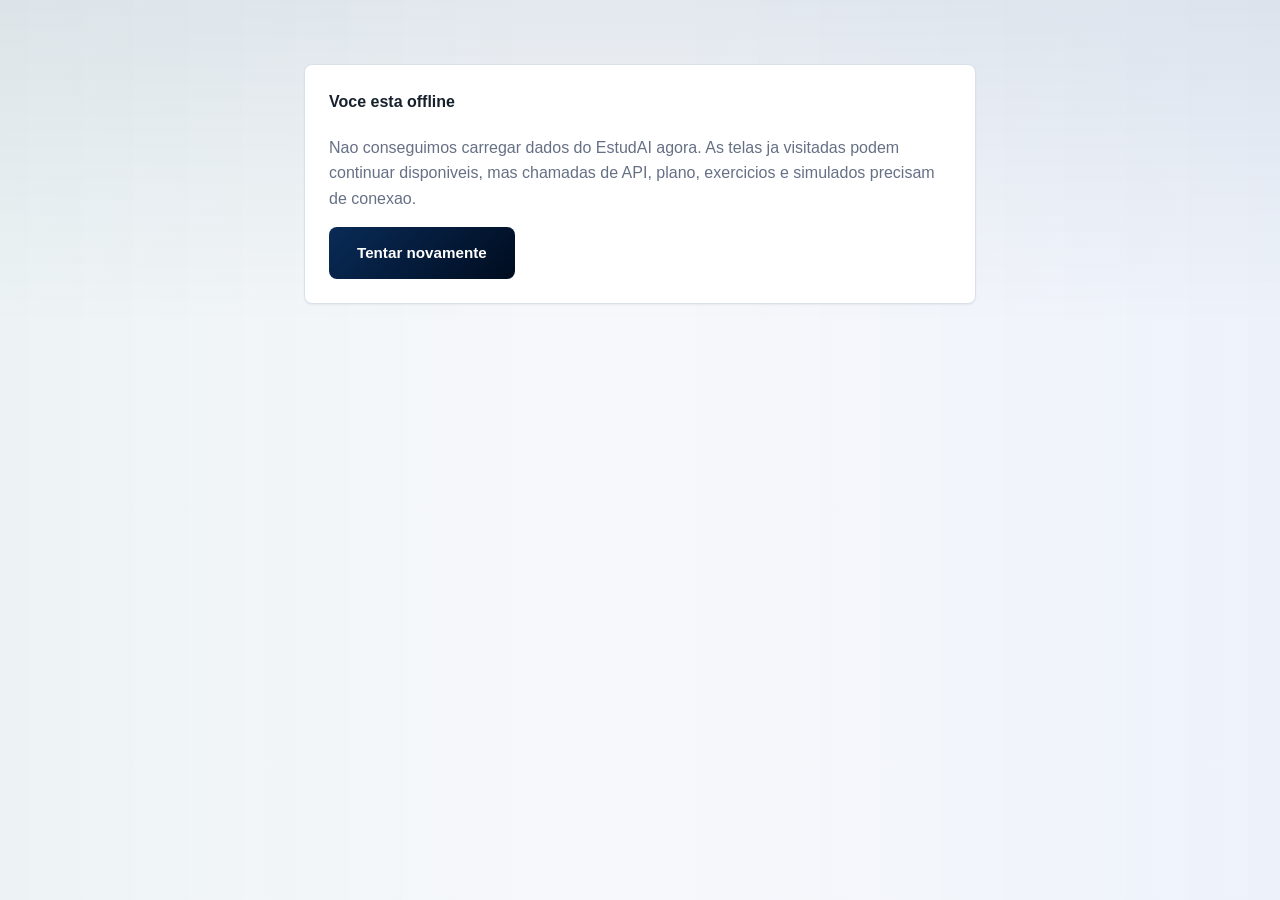
<file: app/public/offline.html>
<!DOCTYPE html>
<html lang="pt-BR">
<head>
  <meta charset="UTF-8">
  <meta name="viewport" content="width=device-width, initial-scale=1.0">
  <title>EstudAI offline</title>
  <link rel="stylesheet" href="../src/styles/design-system.css">
  <link rel="stylesheet" href="../src/styles/app.css">
</head>
<body>
  <div class="bg-gradient"></div>
  <main class="main" style="max-width:720px;margin:0 auto;padding-top:4rem;">
    <div class="card">
      <h1 class="card-title">Voce esta offline</h1>
      <p class="text-muted mb-2">Nao conseguimos carregar dados do EstudAI agora. As telas ja visitadas podem continuar disponiveis, mas chamadas de API, plano, exercicios e simulados precisam de conexao.</p>
      <button class="btn-primary" type="button" onclick="window.location.reload()">Tentar novamente</button>
    </div>
  </main>
</body>
</html>
</file>
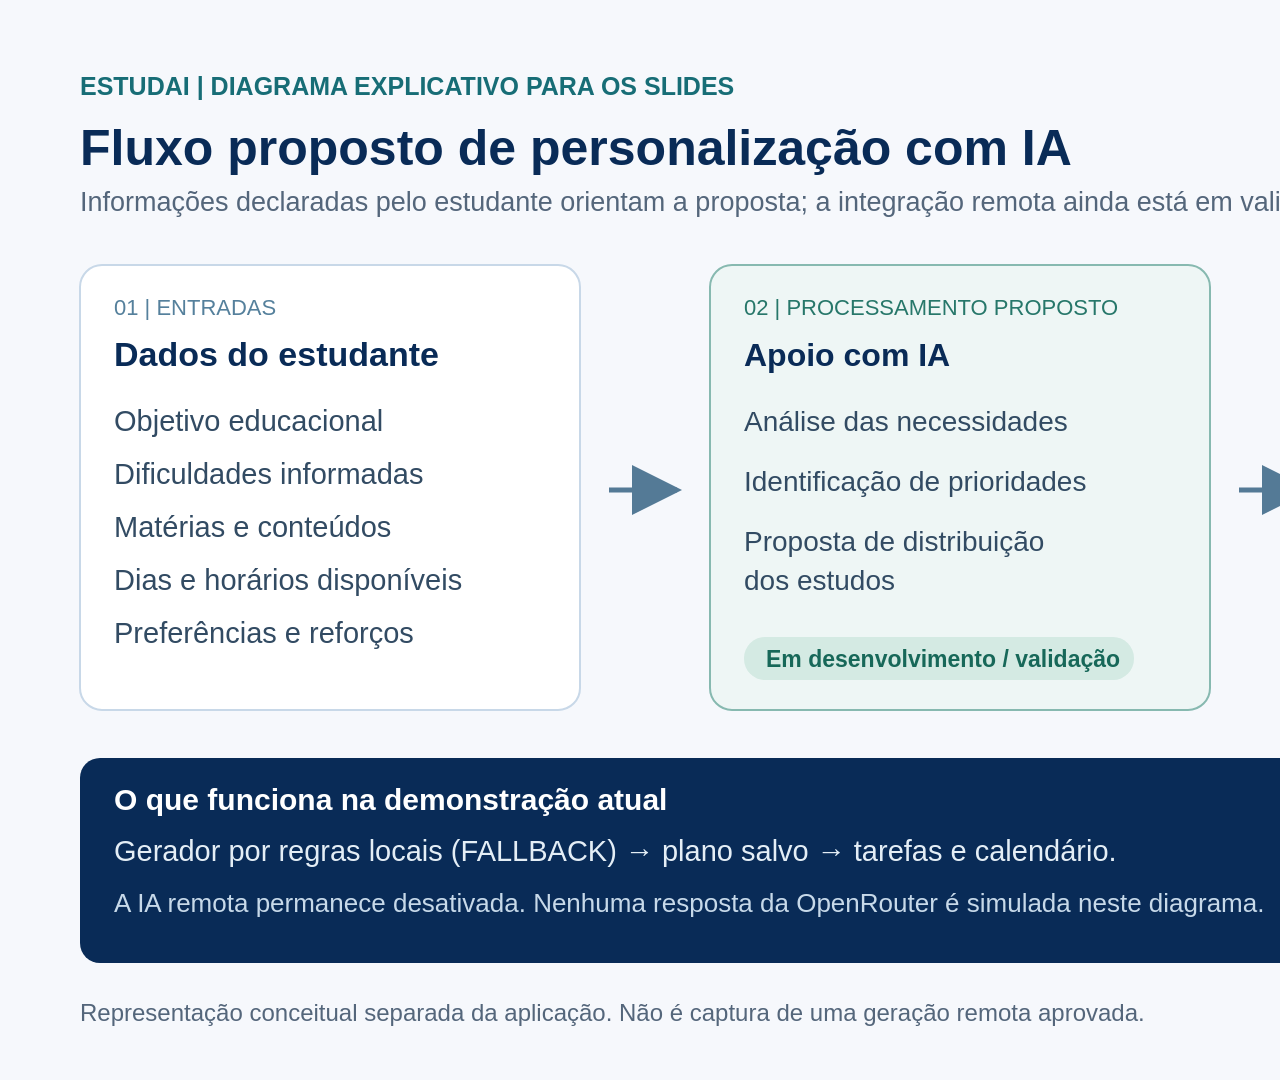
<file: docs/apresentacao-2026/personalizacao-conceitual.html>
<!doctype html><html lang="pt-BR"><meta charset="utf-8"><title>Fluxo proposto de personalização com IA</title><style>html,body{margin:0;background:#f6f8fc;font-family:'Segoe UI',Arial,sans-serif}svg{display:block}</style><svg id="conceptual-flow" xmlns="http://www.w3.org/2000/svg" width="1920" height="1080" viewBox="0 0 1920 1080"><defs><marker id="arrow" markerWidth="12" markerHeight="12" refX="9" refY="5" orient="auto"><path d="M0 0 L10 5 L0 10 Z" fill="#547a96"/></marker></defs><rect width="1920" height="1080" fill="#f6f8fc"/><text x="80" y="95" font-size="25" font-weight="650" fill="#176d76">ESTUDAI | DIAGRAMA EXPLICATIVO PARA OS SLIDES</text><text x="80" y="165" font-size="50" font-weight="700" fill="#092b57">Fluxo proposto de personalização com IA</text><text x="80" y="211" font-size="27" fill="#54667b">Informações declaradas pelo estudante orientam a proposta; a integração remota ainda está em validação.</text><rect x="80" y="265" width="500" height="445" rx="22" fill="white" stroke="#c8d8e8" stroke-width="2"/><rect x="710" y="265" width="500" height="445" rx="22" fill="#eef6f5" stroke="#87b9b0" stroke-width="2"/><rect x="1340" y="265" width="500" height="445" rx="22" fill="white" stroke="#c8d8e8" stroke-width="2"/><text x="114" y="315" font-size="22" fill="#55809c">01 | ENTRADAS</text><text x="114" y="366" font-size="34" font-weight="700" fill="#092b57">Dados do estudante</text><g font-size="29" fill="#324b63"><text x="114" y="431">Objetivo educacional</text><text x="114" y="484">Dificuldades informadas</text><text x="114" y="537">Matérias e conteúdos</text><text x="114" y="590">Dias e horários disponíveis</text><text x="114" y="643">Preferências e reforços</text></g><path d="M609 490 H677" stroke="#547a96" stroke-width="5" marker-end="url(#arrow)"/><text x="744" y="315" font-size="22" fill="#27776a">02 | PROCESSAMENTO PROPOSTO</text><text x="744" y="366" font-size="32" font-weight="700" fill="#092b57">Apoio com IA</text><g font-size="28" fill="#324b63"><text x="744" y="431">Análise das necessidades</text><text x="744" y="491">Identificação de prioridades</text><text x="744" y="551">Proposta de distribuição</text><text x="744" y="590">dos estudos</text></g><rect x="744" y="637" width="390" height="43" rx="21" fill="#d4eae3"/><text x="766" y="667" font-size="23" font-weight="650" fill="#176859">Em desenvolvimento / validação</text><path d="M1239 490 H1307" stroke="#547a96" stroke-width="5" marker-end="url(#arrow)"/><text x="1374" y="315" font-size="22" fill="#55809c">03 | RESULTADO ESPERADO</text><text x="1374" y="366" font-size="32" font-weight="700" fill="#092b57">Planejamento</text><text x="1374" y="407" font-size="32" font-weight="700" fill="#092b57">personalizado</text><g font-size="29" fill="#324b63"><text x="1374" y="479">Matérias e conteúdos</text><text x="1374" y="538">Dias, horários e duração</text><text x="1374" y="597">Atividades de estudo</text><text x="1374" y="656">Tarefas e calendário</text></g><rect x="80" y="758" width="1760" height="205" rx="20" fill="#092b57"/><text x="114" y="810" font-size="30" font-weight="700" fill="white">O que funciona na demonstração atual</text><text x="114" y="861" font-size="29" fill="#e4eef6">Gerador por regras locais (FALLBACK) → plano salvo → tarefas e calendário.</text><text x="114" y="912" font-size="26" fill="#c7d9e9">A IA remota permanece desativada. Nenhuma resposta da OpenRouter é simulada neste diagrama.</text><text x="80" y="1021" font-size="24" fill="#54667b">Representação conceitual separada da aplicação. Não é captura de uma geração remota aprovada.</text></svg></html>
</file>
<file: app/src/styles/design-system.css>
:root {
  --color-bg: #f6f8fb;
  --color-bg-subtle: #edf1f6;
  --color-surface: #ffffff;
  --color-surface-soft: #f8fafc;
  --color-surface-muted: #f1f5f9;
  --color-border: #d8e0ea;
  --color-border-strong: #b8c5d6;
  --color-primary: #092b57;
  --color-primary-hover: #000c1f;
  --color-secondary: #1765ff;
  --color-text: #17212b;
  --color-text-secondary: #475569;
  --color-text-muted: #667085;
  --color-success: #16825d;
  --color-warning: #9a6700;
  --color-danger: #b42318;
  --color-focus: rgba(23, 101, 255, 0.2);
  --font-sans: "Inter", -apple-system, BlinkMacSystemFont, "Segoe UI", sans-serif;
  --font-display: "Space Grotesk", "Inter", sans-serif;
  --space-1: 0.25rem;
  --space-2: 0.5rem;
  --space-3: 0.75rem;
  --space-4: 1rem;
  --space-5: 1.25rem;
  --space-6: 1.5rem;
  --space-8: 2rem;
  --radius-sm: 6px;
  --radius-md: 8px;
  --radius-lg: 8px;
  --shadow-sm: 0 1px 2px rgba(15, 23, 42, 0.06);
  --shadow-md: 0 8px 22px rgba(15, 23, 42, 0.09);
  --shadow-lg: 0 18px 45px rgba(15, 23, 42, 0.12);
  --transition-fast: 140ms ease;
  --transition-base: 220ms ease;
}

html.dark {
  --color-bg: #0f1720;
  --color-bg-subtle: #121c27;
  --color-surface: #172331;
  --color-surface-soft: #1a2837;
  --color-surface-muted: #1d2b3a;
  --color-border: #2d3f52;
  --color-border-strong: #3f556b;
  --color-primary: #85bff9;
  --color-primary-hover: #b9d9ff;
  --color-secondary: #3f8cff;
  --color-text: #f8fafc;
  --color-text-secondary: #c7d2de;
  --color-text-muted: #93a4b5;
  --color-focus: rgba(125, 181, 232, 0.22);
}

*,
*::before,
*::after {
  box-sizing: border-box;
}

body {
  font-family: var(--font-sans);
  background: var(--color-bg);
  color: var(--color-text);
}

button,
input,
select,
textarea {
  font: inherit;
}

button,
a,
input,
select,
textarea,
[tabindex]:not([tabindex="-1"]) {
  outline: none;
}

button:focus-visible,
a:focus-visible,
input:focus-visible,
select:focus-visible,
textarea:focus-visible,
[tabindex]:not([tabindex="-1"]):focus-visible {
  box-shadow: 0 0 0 3px var(--color-focus);
}

.ds-card {
  background: var(--color-surface);
  border: 1px solid var(--color-border);
  border-radius: var(--radius-lg);
  box-shadow: var(--shadow-sm);
}

.ds-button {
  min-height: 44px;
  display: inline-flex;
  align-items: center;
  justify-content: center;
  gap: var(--space-2);
  border-radius: var(--radius-md);
  border: 1px solid transparent;
  cursor: pointer;
  transition: background var(--transition-base), border-color var(--transition-base), color var(--transition-base), transform var(--transition-base), box-shadow var(--transition-base);
}

.ds-button:hover {
  transform: translateY(-1px);
}

.ds-button:active {
  transform: translateY(0);
}

.ds-button-primary {
  background: linear-gradient(135deg, var(--color-primary), var(--color-primary-hover));
  color: #ffffff;
}

.ds-button-secondary {
  background: var(--color-surface-muted);
  color: var(--color-text);
  border-color: var(--color-border);
}

.ds-input {
  width: 100%;
  min-height: 44px;
  border: 1px solid var(--color-border);
  border-radius: var(--radius-md);
  background: var(--color-surface-muted);
  color: var(--color-text);
  padding: 0.75rem 1rem;
  transition: border-color var(--transition-base), box-shadow var(--transition-base), background var(--transition-base);
}

.ds-input:hover {
  border-color: var(--color-border-strong);
}

.ds-input:focus {
  border-color: var(--color-primary);
  box-shadow: 0 0 0 3px var(--color-focus);
}

.ds-badge {
  display: inline-flex;
  align-items: center;
  gap: var(--space-2);
  border-radius: 999px;
  padding: 0.35rem 0.75rem;
  font-size: 0.75rem;
  font-weight: 700;
}

.ds-alert {
  border-radius: var(--radius-md);
  border: 1px solid var(--color-border);
  padding: 0.85rem 1rem;
}

.ds-alert-success {
  border-color: rgba(22, 130, 93, 0.24);
  background: rgba(22, 130, 93, 0.08);
  color: var(--color-success);
}

.ds-alert-error {
  border-color: rgba(180, 35, 24, 0.24);
  background: rgba(180, 35, 24, 0.08);
  color: var(--color-danger);
}

.ds-modal {
  background: var(--color-surface);
  border: 1px solid var(--color-border);
  border-radius: var(--radius-lg);
  box-shadow: var(--shadow-lg);
}

@media (prefers-reduced-motion: reduce) {
  *,
  *::before,
  *::after {
    animation-duration: 0.01ms !important;
    animation-iteration-count: 1 !important;
    scroll-behavior: auto !important;
    transition-duration: 0.01ms !important;
  }
}
</file>
<file: app/src/styles/login.css>
﻿:root {
    --bg:         #f6f8fb;
    --bg-subtle:  #edf1f6;
    --surface:    #ffffff;
    --surface-2:  #f1f5f9;
    --border:     #d8e0ea;
    --border-hover: #b8c5d6;
    --accent:     #092b57;
    --accent-hover: #000c1f;
    --accent-glow: rgba(23, 101, 255, 0.16);
    --on-accent:  #ffffff;
    --text:       #17212b;
    --text-secondary: #475569;
    --text-muted: #667085;
    --success:    #16825d;
    --error:      #b42318;
    --radius:     8px;
    --radius-lg:  8px;
    --shadow-sm:  0 1px 2px rgba(15, 23, 42, 0.06);
    --shadow-md:  0 8px 22px rgba(15, 23, 42, 0.09);
    --shadow-lg:  0 18px 45px rgba(15, 23, 42, 0.12);
    --shadow-glow: 0 16px 40px rgba(18, 56, 91, 0.14);
  }

  *, *::before, *::after { box-sizing: border-box; margin: 0; padding: 0; }

  html {
    scroll-behavior: smooth;
  }

  body {
    font-family: 'Inter', -apple-system, BlinkMacSystemFont, sans-serif;
    background: var(--bg);
    color: var(--text);
    min-height: 100vh;
    display: flex;
    align-items: center;
    justify-content: center;
    overflow-x: hidden;
    line-height: 1.6;
  }

  /* Animated background gradient */
  .bg-gradient {
    position: fixed;
    inset: 0;
    background:
      linear-gradient(180deg, rgba(18,56,91,0.09), transparent 38%),
      linear-gradient(90deg, rgba(22,130,93,0.04), transparent 46%),
      linear-gradient(270deg, rgba(37,99,235,0.04), transparent 48%);
    pointer-events: none;
  }

  /* Grid pattern overlay */
  .bg-grid {
    position: fixed;
    inset: 0;
    background-image: 
      linear-gradient(rgba(18,56,91,0.05) 1px, transparent 1px),
      linear-gradient(90deg, rgba(18,56,91,0.05) 1px, transparent 1px);
    background-size: 60px 60px;
    pointer-events: none;
    opacity: 0.5;
  }

  .page {
    width: 100%;
    max-width: 420px;
    padding: 2rem 1.5rem;
    position: relative;
    z-index: 1;
    animation: fadeIn 0.6s ease-out;
  }

  @keyframes fadeIn {
    from { opacity: 0; transform: translateY(20px); }
    to { opacity: 1; transform: translateY(0); }
  }

  /* Brand */
  .brand {
    text-align: center;
    margin-bottom: 2.5rem;
  }

  .brand-logo-frame {
    width: min(330px, 90vw);
    height: 96px;
    display: inline-flex;
    align-items: center;
    justify-content: center;
    margin-bottom: 0.85rem;
    overflow: hidden;
    filter: drop-shadow(0 14px 24px rgba(18, 56, 91, 0.14));
    animation: float 6s ease-in-out infinite;
  }

  .brand-logo-img {
    width: 100%;
    height: 100%;
    object-fit: contain;
    transform: scale(2.35);
    transform-origin: center;
    user-select: none;
    pointer-events: none;
  }

  @keyframes float {
    0%, 100% { transform: translateY(0); }
    50% { transform: translateY(-8px); }
  }

  .brand p {
    color: var(--text-muted);
    font-size: 0.9rem;
  }

  /* Card */
  .card {
    background: var(--surface);
    border: 1px solid var(--border);
    border-radius: var(--radius-lg);
    padding: 1.75rem;
    box-shadow: var(--shadow-lg);
    backdrop-filter: blur(10px);
  }

  /* Tabs */
  .tabs {
    display: flex;
    gap: 0.25rem;
    margin-bottom: 1.75rem;
    background: var(--bg);
    border-radius: var(--radius);
    padding: 4px;
    border: 1px solid var(--border);
  }

  .tab {
    flex: 1;
    padding: 0.65rem 1rem;
    border: none;
    border-radius: 8px;
    background: transparent;
    color: var(--text-muted);
    font-family: 'Inter', sans-serif;
    font-size: 0.875rem;
    font-weight: 500;
    cursor: pointer;
    transition: all 0.2s ease;
    position: relative;
  }

  .tab:hover:not(.active) {
    color: var(--text-secondary);
  }

  .tab.active {
    background: var(--surface-2);
    color: var(--text);
    box-shadow: var(--shadow-sm);
  }

  /* Form */
  .form-group {
    margin-bottom: 1.25rem;
  }

  label {
    display: block;
    font-size: 0.8rem;
    font-weight: 500;
    color: var(--text-secondary);
    margin-bottom: 0.5rem;
    letter-spacing: 0;
  }

  input {
    width: 100%;
    padding: 0.85rem 1rem;
    background: var(--bg);
    border: 1px solid var(--border);
    border-radius: var(--radius);
    color: var(--text);
    font-family: 'Inter', sans-serif;
    font-size: 0.95rem;
    transition: all 0.2s ease;
    outline: none;
  }

  input::placeholder {
    color: var(--text-muted);
  }

  input:hover {
    border-color: var(--border-hover);
  }

  input:focus {
    border-color: var(--accent);
    box-shadow: 0 0 0 3px var(--accent-glow);
  }

  /* Button */
  .btn {
    width: 100%;
    padding: 0.9rem 1.5rem;
    border: none;
    border-radius: var(--radius);
    background: linear-gradient(135deg, var(--accent) 0%, var(--accent-hover) 100%);
    color: var(--on-accent);
    font-family: 'Space Grotesk', sans-serif;
    font-weight: 600;
    font-size: 0.95rem;
    cursor: pointer;
    transition: all 0.25s ease;
    margin-top: 0.5rem;
    position: relative;
    overflow: hidden;
  }

  .btn::before {
    content: '';
    position: absolute;
    inset: 0;
    background: linear-gradient(135deg, transparent 0%, rgba(255,255,255,0.15) 50%, transparent 100%);
    transform: translateX(-100%);
    transition: transform 0.5s ease;
  }

  .btn:hover::before {
    transform: translateX(100%);
  }

  .btn:hover {
    transform: translateY(-2px);
    box-shadow: 0 8px 24px rgba(18,56,91,0.22);
  }

  .btn:active {
    transform: translateY(0);
  }

  .btn:disabled {
    opacity: 0.6;
    cursor: not-allowed;
    transform: none;
    box-shadow: none;
  }

  .btn:disabled::before {
    display: none;
  }

  /* Loading spinner */
  .btn.loading {
    color: transparent;
  }

  .btn.loading::after {
    content: '';
    position: absolute;
    width: 20px;
    height: 20px;
    top: 50%;
    left: 50%;
    margin: -10px 0 0 -10px;
    border: 2px solid var(--on-accent);
    border-radius: 50%;
    border-top-color: transparent;
    animation: spin 0.8s linear infinite;
  }

  @keyframes spin {
    to { transform: rotate(360deg); }
  }

  /* Alerts */
  .alert {
    padding: 0.85rem 1rem;
    border-radius: var(--radius);
    font-size: 0.875rem;
    margin-bottom: 1.25rem;
    display: none;
    align-items: center;
    gap: 0.5rem;
    animation: slideDown 0.3s ease;
  }

  @keyframes slideDown {
    from { opacity: 0; transform: translateY(-10px); }
    to { opacity: 1; transform: translateY(0); }
  }

  .alert.error {
    background: rgba(180,35,24,0.08);
    border: 1px solid rgba(180,35,24,0.22);
    color: var(--error);
    display: flex;
  }

  .alert.success {
    background: rgba(22,130,93,0.08);
    border: 1px solid rgba(22,130,93,0.22);
    color: var(--success);
    display: flex;
  }

  /* Footer */
  .footer {
    text-align: center;
    margin-top: 2rem;
    color: var(--text-muted);
    font-size: 0.8rem;
  }

  .footer a {
    color: var(--accent);
    text-decoration: none;
    transition: color 0.2s;
  }

  .footer a:hover {
    color: var(--accent-hover);
  }

  /* Utilities */
  .hidden { display: none !important; }

  /* Features list */
  .features {
    display: flex;
    justify-content: center;
    gap: 2rem;
    margin-top: 2.5rem;
    flex-wrap: wrap;
  }

  .feature {
    display: flex;
    align-items: center;
    gap: 0.5rem;
    color: var(--text-muted);
    font-size: 0.8rem;
  }

  .feature svg {
    width: 16px;
    height: 16px;
    color: var(--accent);
  }

  /* Mobile */
  @media (max-width: 480px) {
    .page {
      padding: 1.5rem 1rem;
    }
    .brand-logo-frame {
      width: min(300px, 88vw);
      height: 84px;
    }
    .card {
      padding: 1.5rem;
    }
    .features {
      gap: 1rem;
    }
  }
</file>
<file: app/src/styles/app.css>
﻿:root {
  --bg:          #f6f8fb;
  --bg-subtle:   #edf1f6;
  --surface:     #ffffff;
  --surface-2:   #f1f5f9;
  --surface-3:   #e2e8f0;
  --border:      #d8e0ea;
  --border-hover:#b8c5d6;
  --accent:      #092b57;
  --accent-hover:#000c1f;
  --accent-glow: rgba(23, 101, 255, 0.16);
  --on-accent:   #ffffff;
  --blue:        #1765ff;
  --purple:      #7c3aed;
  --green:       #16825d;
  --red:         #b42318;
  --text:        #17212b;
  --text-secondary: #475569;
  --text-muted:  #667085;
  --radius:      8px;
  --radius-lg:   8px;
  --shadow-sm:   0 1px 2px rgba(15, 23, 42, 0.06);
  --shadow-md:   0 8px 22px rgba(15, 23, 42, 0.09);
  --shadow-lg:   0 18px 45px rgba(15, 23, 42, 0.12);
  --mat-clr:     #1765ff;
  --por-clr:     #7c3aed;
}

/* Dark theme */
html.dark {
  --bg:          #0f1720;
  --bg-subtle:   #121c27;
  --surface:     #172331;
  --surface-2:   #1d2b3a;
  --surface-3:   #263647;
  --border:      #2d3f52;
  --border-hover:#3f556b;
  --accent:      #85bff9;
  --accent-hover:#b9d9ff;
  --accent-glow: rgba(133, 191, 249, 0.18);
  --on-accent:   #0f1720;
  --text:        #f8fafc;
  --text-secondary: #c7d2de;
  --text-muted:  #93a4b5;
  --shadow-sm:   0 1px 2px rgba(0,0,0,0.3);
  --shadow-md:   0 4px 12px rgba(0,0,0,0.32);
  --shadow-lg:   0 18px 45px rgba(0,0,0,0.38);
}

*, *::before, *::after { box-sizing: border-box; margin: 0; padding: 0; }
html { scroll-behavior: smooth; }

body {
  font-family: 'Inter', -apple-system, BlinkMacSystemFont, sans-serif;
  background: var(--bg);
  color: var(--text);
  min-height: 100vh;
  line-height: 1.6;
  transition: background 0.3s, color 0.3s;
}

/* Background */
.bg-gradient {
  position: fixed;
  inset: 0;
  background:
    linear-gradient(180deg, rgba(18,56,91,0.08), transparent 36%),
    linear-gradient(90deg, rgba(22,130,93,0.04), transparent 42%),
    linear-gradient(270deg, rgba(37,99,235,0.04), transparent 48%);
  pointer-events: none;
  z-index: 0;
  transition: opacity 0.3s;
}

html.dark .bg-gradient { opacity: 0.5; }

/* HEADER */
.header {
  position: sticky;
  top: 0;
  z-index: 100;
  background: rgba(255,255,255,0.86);
  backdrop-filter: blur(16px);
  -webkit-backdrop-filter: blur(16px);
  border-bottom: 1px solid var(--border);
  padding: 0 1.5rem;
  display: flex;
  align-items: center;
  justify-content: space-between;
  height: 64px;
  transition: background 0.3s;
}

html.dark .header { background: rgba(15,23,32,0.86); }

.logo {
  width: 168px;
  height: 46px;
  display: inline-flex;
  align-items: center;
  justify-content: center;
  overflow: hidden;
  flex: 0 0 auto;
}

.logo-brand-img {
  width: 100%;
  height: 100%;
  object-fit: contain;
  transform: scale(2.35);
  transform-origin: center;
  user-select: none;
  pointer-events: none;
}

.logo-brand-dark { display: none; }
html.dark .logo-brand-light { display: none; }
html.dark .logo-brand-dark { display: block; }

.header-right {
  display: flex;
  align-items: center;
  gap: 0.5rem;
}

.btn-icon {
  width: 36px;
  height: 36px;
  border-radius: 10px;
  border: 1px solid var(--border);
  background: var(--surface);
  color: var(--text-muted);
  cursor: pointer;
  display: flex;
  align-items: center;
  justify-content: center;
  transition: all 0.2s;
}

.btn-icon:hover {
  border-color: var(--accent);
  color: var(--accent);
  background: color-mix(in srgb, var(--accent) 8%, transparent);
}

.btn-icon svg { width: 18px; height: 18px; }

.user-chip {
  display: flex;
  align-items: center;
  gap: 0.6rem;
  background: var(--surface);
  border: 1px solid var(--border);
  border-radius: 99px;
  padding: 0.35rem 0.9rem 0.35rem 0.35rem;
  font-size: 0.875rem;
  font-weight: 500;
  transition: all 0.2s;
}

.user-chip:hover { border-color: var(--border-hover); }

.user-avatar {
  width: 28px;
  height: 28px;
  background: linear-gradient(135deg, var(--accent), var(--accent-hover));
  border-radius: 50%;
  display: flex;
  align-items: center;
  justify-content: center;
  font-size: 0.75rem;
  font-weight: 700;
  color: var(--on-accent);
}

.btn-logout {
  background: transparent;
  border: 1px solid var(--border);
  color: var(--text-muted);
  border-radius: 8px;
  padding: 0.4rem 0.85rem;
  font-size: 0.8rem;
  font-weight: 500;
  cursor: pointer;
  font-family: 'Inter', sans-serif;
  transition: all 0.2s;
  display: flex;
  align-items: center;
  gap: 0.4rem;
}

.btn-logout:hover {
  color: var(--text);
  border-color: var(--border-hover);
  background: var(--surface);
}

.btn-logout svg { width: 14px; height: 14px; }

/* NAV TABS */
.nav {
  background: var(--surface);
  border-bottom: 1px solid var(--border);
  display: flex;
  padding: 0 1rem;
  overflow-x: auto;
  scrollbar-width: none;
  transition: background 0.3s;
}

.nav::-webkit-scrollbar { display: none; }

.nav-tab {
  padding: 1rem 1.1rem;
  border: none;
  background: none;
  color: var(--text-muted);
  font-family: 'Inter', sans-serif;
  font-weight: 500;
  font-size: 0.82rem;
  cursor: pointer;
  border-bottom: 2px solid transparent;
  transition: all 0.2s;
  white-space: nowrap;
  display: flex;
  align-items: center;
  gap: 0.45rem;
  position: relative;
}

.nav-tab svg { width: 17px; height: 17px; }
.nav-tab:hover {
  color: var(--accent);
  background: color-mix(in srgb, var(--accent) 6%, transparent);
}
.nav-tab.active {
  color: var(--accent);
  border-bottom-color: var(--accent);
  background: color-mix(in srgb, var(--accent) 8%, transparent);
}

.mobile-nav {
  display: none;
}

.mobile-nav-tab {
  min-width: 64px;
  min-height: 58px;
  border: none;
  background: transparent;
  color: var(--text-muted);
  font-family: 'Inter', sans-serif;
  font-size: 0.72rem;
  font-weight: 600;
  cursor: pointer;
  display: grid;
  place-items: center;
  gap: 0.2rem;
  border-radius: 16px;
  transition: color 0.2s, background 0.2s, transform 0.2s;
}

.mobile-nav-tab svg {
  width: 22px;
  height: 22px;
}

.mobile-nav-tab.active {
  color: var(--accent);
  background: color-mix(in srgb, var(--accent) 10%, transparent);
}

.mobile-nav-tab:active {
  transform: scale(0.96);
}

.nav-badge {
  position: absolute;
  top: 8px;
  right: 4px;
  width: 8px;
  height: 8px;
  background: var(--red);
  border-radius: 50%;
  animation: pulse 2s infinite;
}

@keyframes pulse {
  0%, 100% { transform: scale(1); opacity: 1; }
  50% { transform: scale(1.2); opacity: 0.7; }
}

/* MAIN */
.main {
  max-width: 960px;
  margin: 0 auto;
  padding: 2rem 1.5rem;
  position: relative;
  z-index: 1;
}

/* SECTIONS */
.section { display: none; animation: fadeUp 0.4s ease; }
.section.active { display: block; }

@keyframes fadeUp {
  from { opacity: 0; transform: translateY(16px); }
  to { opacity: 1; transform: translateY(0); }
}

/* CARDS */
.card {
  background: var(--surface);
  border: 1px solid var(--border);
  border-radius: var(--radius-lg);
  padding: 1.5rem;
  margin-bottom: 1rem;
  box-shadow: var(--shadow-sm);
  transition: border-color 0.2s, box-shadow 0.2s, transform 0.2s;
}

.card:hover {
  border-color: var(--border-hover);
  box-shadow: var(--shadow-md);
}

.dashboard-hero {
  display: grid;
  grid-template-columns: minmax(0, 1fr);
  gap: 1.15rem;
  align-items: stretch;
  padding: 1.5rem;
  margin-bottom: 1.25rem;
  background:
    linear-gradient(135deg, rgba(18,56,91,0.08), rgba(37,99,235,0.05)),
    var(--surface);
  border: 1px solid color-mix(in srgb, var(--accent) 18%, var(--border));
  border-radius: var(--radius-lg);
  box-shadow: var(--shadow-md);
}

.dashboard-hero > div:first-child {
  max-width: 760px;
}

.dashboard-hero .eyebrow {
  color: var(--accent);
  font-size: 0.78rem;
  font-weight: 700;
  text-transform: uppercase;
  letter-spacing: 0;
  margin-bottom: 0.4rem;
}

.dashboard-hero h2 {
  font-family: 'Space Grotesk', sans-serif;
  font-size: clamp(1.45rem, 3vw, 2rem);
  line-height: 1.12;
  margin-bottom: 0.55rem;
  max-width: 720px;
}

.dashboard-hero p:not(.eyebrow) {
  color: var(--text-secondary);
  max-width: 650px;
}

.dashboard-hero-actions {
  display: flex;
  gap: 0.75rem;
  flex-wrap: wrap;
  justify-content: flex-start;
  padding-top: 1rem;
  border-top: 1px solid color-mix(in srgb, var(--accent) 16%, var(--border));
}

.study-profile-card {
  display: flex;
  align-items: center;
  justify-content: space-between;
  gap: 1rem;
}

.notice-card {
  display: flex;
  align-items: center;
  justify-content: space-between;
  gap: 1rem;
  padding: 1rem 1.15rem;
  margin-bottom: 1rem;
  border: 1px solid var(--border);
  border-radius: var(--radius-lg);
  background: var(--surface);
  box-shadow: var(--shadow-sm);
}

.notice-card.warning {
  border-color: color-mix(in srgb, var(--accent) 35%, var(--border));
  background: color-mix(in srgb, var(--accent) 8%, var(--surface));
}

.notice-card p {
  margin-top: 0.2rem;
  color: var(--text-secondary);
}

.details-panel {
  margin: 1rem 0;
  border: 1px solid var(--border);
  border-radius: var(--radius-lg);
  background: var(--surface);
  box-shadow: var(--shadow-sm);
  overflow: hidden;
}

.details-panel summary {
  cursor: pointer;
  list-style: none;
  padding: 1rem 1.15rem;
  color: var(--text);
  font-weight: 700;
}

.details-panel summary::-webkit-details-marker {
  display: none;
}

.details-panel summary::after {
  content: '+';
  float: right;
  color: var(--accent);
}

.details-panel[open] summary::after {
  content: '-';
}

.details-panel > .stats-grid,
.details-panel > .grid-2,
.details-panel > .card {
  margin: 0 1rem 1rem;
}

.core-progress-grid {
  display: grid;
  grid-template-columns: repeat(4, minmax(0, 1fr));
  gap: 1rem;
  margin-bottom: 1rem;
}

.core-card {
  min-height: 118px;
  display: grid;
  align-content: center;
  gap: 0.35rem;
  padding: 1rem;
  background: var(--surface);
  border: 1px solid var(--border);
  border-radius: var(--radius-lg);
  box-shadow: var(--shadow-sm);
}

.core-label {
  color: var(--text-muted);
  font-size: 0.75rem;
  font-weight: 700;
  text-transform: uppercase;
}

.core-card strong {
  color: var(--text);
  font-family: 'Space Grotesk', sans-serif;
  font-size: 1.45rem;
  line-height: 1.05;
}

.core-card small {
  color: var(--text-secondary);
}

.section-card-header {
  display: flex;
  align-items: flex-start;
  justify-content: space-between;
  gap: 1rem;
  margin-bottom: 1rem;
}

.section-actions {
  display: flex;
  gap: 0.6rem;
  flex-wrap: wrap;
  justify-content: flex-end;
}

.structured-content {
  display: grid;
  gap: 1rem;
}

.structured-content.empty {
  color: var(--text-secondary);
}

.chip-row {
  display: flex;
  flex-wrap: wrap;
  gap: 0.45rem;
}

.soft-chip {
  display: inline-flex;
  align-items: center;
  min-height: 30px;
  padding: 0.25rem 0.65rem;
  border: 1px solid var(--border);
  border-radius: 999px;
  background: var(--surface-2);
  color: var(--text-secondary);
  font-size: 0.82rem;
  font-weight: 600;
}

.detail-grid {
  display: grid;
  grid-template-columns: repeat(2, minmax(0, 1fr));
  gap: 0.75rem;
}

.detail-grid span {
  display: grid;
  gap: 0.2rem;
  padding: 0.85rem;
  border: 1px solid var(--border);
  border-radius: var(--radius);
  background: var(--surface-2);
  color: var(--text-secondary);
}

.detail-grid strong {
  color: var(--text);
  font-size: 0.78rem;
  text-transform: uppercase;
}

.clean-list {
  display: grid;
  gap: 0.45rem;
  padding-left: 1.1rem;
  color: var(--text-secondary);
}

.next-task-box {
  display: grid;
  gap: 0.25rem;
  padding: 0.9rem;
  border: 1px solid var(--border);
  border-radius: var(--radius);
  background: var(--surface-2);
}

.next-task-box span {
  color: var(--text-secondary);
}

.dashboard-decision-grid {
  display: grid;
  grid-template-columns: minmax(0, 1.25fr) minmax(280px, 0.75fr);
  gap: 1rem;
}

.mini-metric-grid {
  display: grid;
  grid-template-columns: repeat(4, minmax(0, 1fr));
  gap: 0.65rem;
}

.mini-metric-grid > div {
  border: 1px solid var(--border);
  border-radius: var(--radius);
  background: var(--surface-2);
  padding: 0.75rem;
}

.mini-metric-grid span,
.next-action-card small {
  display: block;
  color: var(--text-muted);
  font-size: 0.78rem;
}

.mini-metric-grid strong {
  display: block;
  color: var(--text);
  font-size: 1.1rem;
  line-height: 1.2;
}

.shortcut-grid {
  display: grid;
  grid-template-columns: repeat(2, minmax(0, 1fr));
  gap: 0.55rem;
}

.shortcut-chip {
  border: 1px solid var(--border);
  background: var(--surface-2);
  color: var(--text-secondary);
  border-radius: var(--radius);
  min-height: 40px;
  padding: 0.55rem 0.7rem;
  font: inherit;
  font-size: 0.86rem;
  cursor: pointer;
  transition: border-color 0.2s, background 0.2s, transform 0.2s;
}

.shortcut-chip:hover {
  border-color: var(--accent);
  color: var(--accent);
  transform: translateY(-1px);
}

.next-action-card {
  display: grid;
  grid-template-columns: minmax(0, 1fr) auto;
  gap: 0.85rem;
  align-items: center;
  padding: 0.75rem 0.85rem;
  border: 1px solid var(--border);
  border-left: 4px solid var(--border-hover);
  border-radius: var(--radius);
  background: var(--surface);
}

.next-action-card > div {
  display: grid;
  gap: 0.35rem;
}

.next-action-card.is-today {
  border-left-color: var(--accent);
  background: color-mix(in srgb, var(--accent) 8%, var(--surface));
}

.next-action-card.is-tomorrow {
  border-left-color: var(--blue);
  background: color-mix(in srgb, var(--blue) 7%, var(--surface));
}

.next-action-card.is-future,
.next-action-card.is-unscheduled {
  border-left-color: var(--green);
}

.next-action-card.is-overdue {
  border-left-color: var(--red);
  background: color-mix(in srgb, var(--red) 7%, var(--surface));
}

.next-action-context {
  display: flex;
  flex-wrap: wrap;
  align-items: center;
  gap: 0.45rem;
  color: var(--text-secondary);
  font-size: 0.84rem;
  font-weight: 600;
}

.next-task-specific {
  color: var(--text-secondary);
  font-size: 0.92rem;
}

.progress-line {
  height: 8px;
  width: 100%;
  overflow: hidden;
  border-radius: 999px;
  background: var(--surface-3);
  margin-top: 0.75rem;
}

.progress-line span {
  display: block;
  height: 100%;
  border-radius: inherit;
  background: linear-gradient(90deg, var(--accent), var(--blue));
  transition: width 0.25s ease;
}

.plan-overview-head {
  display: flex;
  align-items: center;
  justify-content: space-between;
  gap: 1rem;
}

.compact-alert {
  margin-top: 0.75rem;
  padding: 0.8rem;
}

.card-title {
  font-family: 'Space Grotesk', sans-serif;
  font-weight: 600;
  font-size: 1rem;
  margin-bottom: 1.25rem;
  color: var(--text);
  display: flex;
  align-items: center;
  gap: 0.5rem;
}

.card-title svg { width: 18px; height: 18px; color: var(--accent); }

.mobile-screen-head {
  margin-bottom: 1rem;
}

.mobile-screen-head .eyebrow {
  color: var(--accent);
  font-size: 0.78rem;
  font-weight: 700;
  text-transform: uppercase;
  letter-spacing: 0;
  margin-bottom: 0.35rem;
}

.mobile-screen-head h2 {
  font-family: 'Space Grotesk', sans-serif;
  font-size: clamp(1.55rem, 7vw, 2.15rem);
  line-height: 1.08;
  margin-bottom: 0.5rem;
}

.mobile-screen-head p {
  color: var(--text-secondary);
}

.mobile-panel-grid {
  display: grid;
  grid-template-columns: repeat(2, minmax(0, 1fr));
  gap: 1rem;
}

.plan-card,
.profile-panel,
.routine-list {
  background: var(--surface);
  border: 1px solid var(--border);
  border-radius: var(--radius-lg);
  box-shadow: var(--shadow-sm);
}

.plan-card {
  padding: 1.1rem;
  min-height: 190px;
  display: flex;
  flex-direction: column;
  gap: 0.8rem;
  transition: transform 0.2s, border-color 0.2s, box-shadow 0.2s;
}

.plan-card:hover {
  transform: translateY(-2px);
  border-color: var(--border-hover);
  box-shadow: var(--shadow-md);
}

.plan-card.wide {
  grid-column: 1 / -1;
}

.plan-card p {
  color: var(--text-secondary);
  font-size: 0.92rem;
  flex: 1;
}

.plan-card-header {
  display: flex;
  align-items: center;
  gap: 0.6rem;
}

.plan-dot {
  width: 12px;
  height: 12px;
  border-radius: 50%;
  background: var(--accent);
}

.plan-dot.mat { background: var(--mat-clr); }
.plan-dot.por { background: var(--por-clr); }
.plan-dot.review { background: var(--green); }

.plan-content,
.task-list {
  display: grid;
  gap: 0.85rem;
}

.plan-overview {
  display: grid;
  gap: 0.5rem;
  padding: 1rem;
  border: 1px solid var(--border);
  border-radius: var(--radius);
  background: var(--surface-2);
}

.plan-overview p {
  color: var(--text-secondary);
}

.plan-overview small {
  color: var(--text-muted);
}

.plan-day {
  display: grid;
  gap: 0.65rem;
  padding: 1rem;
  border: 1px solid var(--border);
  border-radius: var(--radius);
  background: var(--surface);
}

.plan-day-title {
  display: flex;
  justify-content: space-between;
  gap: 1rem;
  color: var(--text);
}

.plan-day-title span {
  color: var(--text-muted);
  font-size: 0.85rem;
}

.task-card {
  display: grid;
  grid-template-columns: minmax(0, 1fr) auto;
  align-items: center;
  gap: 1rem;
  padding: 0.95rem;
  border: 1px solid var(--border);
  border-radius: var(--radius);
  background: var(--surface-2);
  border-left: 4px solid transparent;
  transition: border-color 0.2s, background 0.2s, box-shadow 0.2s, transform 0.2s;
}

.task-card:hover {
  background: var(--surface);
  box-shadow: var(--shadow-sm);
  transform: translateY(-1px);
}

.task-card.done {
  opacity: 0.72;
  border-left-color: var(--green);
}

.task-card.cancelled {
  opacity: 0.62;
  border-left-color: var(--text-muted);
}

.task-main {
  min-width: 0;
  display: grid;
  gap: 0.45rem;
}

.task-main p {
  color: var(--text-secondary);
  font-size: 0.9rem;
}

.task-title-row {
  display: flex;
  align-items: center;
  justify-content: space-between;
  gap: 0.75rem;
}

.task-title-row strong {
  min-width: 0;
  color: var(--text);
}

.task-meta {
  display: flex;
  flex-wrap: wrap;
  gap: 0.4rem;
}

.task-meta span,
.task-badge {
  display: inline-flex;
  align-items: center;
  min-height: 26px;
  padding: 0.2rem 0.5rem;
  border-radius: 999px;
  background: var(--surface);
  border: 1px solid var(--border);
  color: var(--text-muted);
  font-size: 0.78rem;
  font-weight: 600;
}

.task-badge.concluida {
  color: var(--green);
  border-color: color-mix(in srgb, var(--green) 35%, var(--border));
  background: color-mix(in srgb, var(--green) 10%, var(--surface));
}

.task-badge.atrasada {
  color: var(--red);
  border-color: color-mix(in srgb, var(--red) 35%, var(--border));
  background: color-mix(in srgb, var(--red) 10%, var(--surface));
}

.task-badge.em_andamento,
.task-badge.adiada,
.task-badge.remarcada {
  color: var(--accent);
  border-color: color-mix(in srgb, var(--accent) 35%, var(--border));
  background: color-mix(in srgb, var(--accent) 10%, var(--surface));
}

.task-badge.cancelada {
  color: var(--text-muted);
  border-color: var(--border);
  background: var(--surface-2);
}

.task-list.compact .task-card {
  grid-template-columns: 1fr;
}

.task-list.compact .task-main p {
  display: none;
}

.form-alert {
  display: none;
  margin-bottom: 1rem;
  padding: 0.8rem 0.9rem;
  border: 1px solid var(--border);
  border-radius: var(--radius);
  background: var(--surface-2);
  color: var(--text-secondary);
  font-size: 0.9rem;
}

.form-alert.error,
.form-alert.info {
  display: block;
}

.form-alert.error {
  color: var(--red);
  border-color: color-mix(in srgb, var(--red) 35%, var(--border));
}

.form-alert.info {
  color: var(--accent);
  border-color: color-mix(in srgb, var(--accent) 35%, var(--border));
}

.routine-list {
  padding: 0.75rem;
  display: grid;
  gap: 0.75rem;
}

.routine-item {
  min-height: 74px;
  display: flex;
  align-items: center;
  gap: 0.85rem;
  padding: 1rem;
  border-radius: var(--radius);
  background: var(--surface-2);
  border: 1px solid transparent;
  cursor: pointer;
  transition: border-color 0.2s, background 0.2s;
}

.routine-item:hover {
  border-color: var(--border-hover);
}

.routine-item input {
  width: 24px;
  height: 24px;
  accent-color: var(--accent);
  flex: 0 0 auto;
}

.routine-item span {
  display: grid;
  gap: 0.15rem;
}

.routine-item small {
  color: var(--text-muted);
  font-size: 0.82rem;
}

.routine-cta {
  width: 100%;
  justify-content: center;
  min-height: 52px;
}

.profile-panel {
  padding: 1.25rem;
  display: flex;
  align-items: center;
  gap: 1rem;
  margin-bottom: 1rem;
}

.profile-avatar {
  width: 58px;
  height: 58px;
  border-radius: 20px;
  display: grid;
  place-items: center;
  background: linear-gradient(135deg, var(--accent), var(--accent-hover));
  color: var(--on-accent);
  font-family: 'Space Grotesk', sans-serif;
  font-size: 1.25rem;
  font-weight: 700;
}

.profile-actions {
  display: grid;
  gap: 0.75rem;
}

.profile-actions button {
  min-height: 52px;
  justify-content: center;
}

.profile-logout {
  width: 100%;
  justify-content: center;
  color: var(--red);
  border-color: color-mix(in srgb, var(--red) 24%, transparent);
  background: color-mix(in srgb, var(--red) 6%, transparent);
}

/* GRID LAYOUTS */
.grid-2 {
  display: grid;
  grid-template-columns: repeat(2, 1fr);
  gap: 1rem;
}

.grid-3 {
  display: grid;
  grid-template-columns: repeat(3, 1fr);
  gap: 1rem;
}

.grid-4 {
  display: grid;
  grid-template-columns: repeat(4, 1fr);
  gap: 1rem;
}

@media (max-width: 768px) {
  .grid-2, .grid-3, .grid-4 { grid-template-columns: 1fr; }
}

@media (min-width: 768px) and (max-width: 1024px) {
  .grid-3, .grid-4 { grid-template-columns: repeat(2, 1fr); }
}

/* STATS */
.stats-grid {
  display: grid;
  grid-template-columns: repeat(auto-fit, minmax(150px, 1fr));
  gap: 1rem;
  margin-bottom: 1.5rem;
}

@media (max-width: 800px) {
  .stats-grid { grid-template-columns: repeat(2, 1fr); }
}

@media (max-width: 500px) {
  .stats-grid { grid-template-columns: 1fr; }
}

.stat-card {
  background: var(--surface);
  border: 1px solid var(--border);
  border-radius: var(--radius-lg);
  padding: 1.25rem;
  text-align: center;
  transition: all 0.3s ease;
  position: relative;
  overflow: hidden;
}

.stat-card::before {
  content: '';
  position: absolute;
  top: 0;
  left: 0;
  right: 0;
  height: 3px;
  border-radius: var(--radius-lg) var(--radius-lg) 0 0;
}

.stat-card.accent::before { background: linear-gradient(90deg, var(--accent), var(--accent-hover)); }
.stat-card.green::before { background: linear-gradient(90deg, var(--green), #16a34a); }
.stat-card.blue::before { background: linear-gradient(90deg, var(--blue), #2563eb); }
.stat-card.purple::before { background: linear-gradient(90deg, var(--purple), #9333ea); }

.stat-card:hover {
  border-color: var(--border-hover);
  transform: translateY(-2px);
}

.stat-icon {
  width: 44px;
  height: 44px;
  margin: 0 auto 0.75rem;
  border-radius: 12px;
  display: flex;
  align-items: center;
  justify-content: center;
}

.stat-icon.accent { background: color-mix(in srgb, var(--accent) 12%, transparent); color: var(--accent); }
.stat-icon.green { background: rgba(34,197,94,0.1); color: var(--green); }
.stat-icon.blue { background: rgba(59,130,246,0.1); color: var(--blue); }
.stat-icon.purple { background: rgba(168,85,247,0.1); color: var(--purple); }

.stat-icon svg { width: 22px; height: 22px; }

.stat-value {
  font-family: 'Space Grotesk', sans-serif;
  font-size: 1.85rem;
  font-weight: 700;
  line-height: 1;
  margin-bottom: 0.3rem;
}

.stat-label {
  font-size: 0.75rem;
  color: var(--text-muted);
  text-transform: uppercase;
  letter-spacing: 0;
  font-weight: 500;
}

/* Progress Section */
.progress-section { margin-bottom: 1.25rem; }

.progress-header {
  display: flex;
  justify-content: space-between;
  align-items: center;
  margin-bottom: 0.6rem;
}

.progress-label {
  font-size: 0.875rem;
  color: var(--text-secondary);
  display: flex;
  align-items: center;
  gap: 0.5rem;
}

.progress-label .dot {
  width: 8px;
  height: 8px;
  border-radius: 50%;
}

.progress-val {
  font-size: 0.875rem;
  font-weight: 600;
  font-family: 'Space Grotesk', sans-serif;
}

.progress-bar {
  height: 8px;
  background: var(--surface-3);
  border-radius: 99px;
  overflow: hidden;
}

.progress-fill {
  height: 100%;
  border-radius: 99px;
  transition: width 0.6s cubic-bezier(0.34, 1.56, 0.64, 1);
  position: relative;
}

.progress-fill::after {
  content: '';
  position: absolute;
  top: 0;
  left: 0;
  right: 0;
  bottom: 0;
  background: linear-gradient(90deg, transparent, rgba(255,255,255,0.2), transparent);
  animation: shimmer 2s infinite;
}

@keyframes shimmer {
  0% { transform: translateX(-100%); }
  100% { transform: translateX(100%); }
}

/* BUTTONS */
.btn-primary {
  display: inline-flex;
  align-items: center;
  gap: 0.6rem;
  padding: 0.85rem 1.75rem;
  background: linear-gradient(135deg, var(--accent), var(--accent-hover));
  color: var(--on-accent);
  font-family: 'Space Grotesk', sans-serif;
  font-weight: 600;
  font-size: 0.95rem;
  border: none;
  border-radius: var(--radius);
  cursor: pointer;
  transition: all 0.25s ease;
  text-decoration: none;
  position: relative;
  overflow: hidden;
}

.btn-primary::before {
  content: '';
  position: absolute;
  inset: 0;
  background: linear-gradient(135deg, transparent, rgba(255,255,255,0.15), transparent);
  transform: translateX(-100%);
  transition: transform 0.5s ease;
}

.btn-primary:hover::before { transform: translateX(100%); }

.btn-primary:hover {
  transform: translateY(-2px);
  box-shadow: 0 8px 24px rgba(18,56,91,0.22);
}

.btn-primary:disabled {
  opacity: 0.5;
  cursor: not-allowed;
  transform: none;
}

.btn-primary svg {
  width: 18px;
  height: 18px;
  transition: transform 0.2s;
}

.btn-primary:hover svg { transform: translateX(4px); }

.btn-secondary {
  display: inline-flex;
  align-items: center;
  gap: 0.5rem;
  padding: 0.7rem 1.25rem;
  background: var(--surface-2);
  border: 1px solid var(--border);
  color: var(--text);
  font-family: 'Inter', sans-serif;
  font-weight: 500;
  font-size: 0.875rem;
  border-radius: var(--radius);
  cursor: pointer;
  transition: all 0.2s;
  text-decoration: none;
}

.btn-secondary:hover {
  border-color: var(--accent);
  color: var(--accent);
  background: color-mix(in srgb, var(--accent) 8%, transparent);
}

.btn-secondary svg { width: 16px; height: 16px; }

.btn-sm {
  padding: 0.5rem 1rem;
  font-size: 0.8rem;
}

/* BADGES */
.badge {
  display: inline-flex;
  align-items: center;
  gap: 0.35rem;
  padding: 0.35rem 0.75rem;
  border-radius: 99px;
  font-size: 0.75rem;
  font-weight: 600;
  text-transform: uppercase;
  letter-spacing: 0;
}

.badge-mat { background: rgba(59,130,246,0.12); color: var(--mat-clr); }
.badge-por { background: rgba(168,85,247,0.12); color: var(--por-clr); }
.badge-num { background: var(--surface-2); color: var(--text-muted); }
.badge-success { background: rgba(34,197,94,0.12); color: var(--green); }
.badge-warning { background: color-mix(in srgb, var(--accent) 14%, transparent); color: var(--accent); }
.badge-danger { background: color-mix(in srgb, var(--red) 12%, transparent); color: var(--red); }

.danger-lite {
  color: var(--red);
  border-color: color-mix(in srgb, var(--red) 30%, var(--border));
}

/* QUESTIONS */
.question-meta {
  display: flex;
  align-items: center;
  gap: 0.6rem;
  margin-bottom: 1.5rem;
  flex-wrap: wrap;
}

.timer-badge {
  margin-left: auto;
  display: flex;
  align-items: center;
  gap: 0.4rem;
  font-size: 0.875rem;
  color: var(--text-muted);
  background: var(--surface-2);
  padding: 0.4rem 0.75rem;
  border-radius: 99px;
  font-family: 'Space Grotesk', sans-serif;
  font-weight: 500;
}

.timer-badge svg { width: 16px; height: 16px; }

.question-text {
  font-size: 1.05rem;
  line-height: 1.75;
  margin-bottom: 1.75rem;
  color: var(--text);
}

.options {
  display: flex;
  flex-direction: column;
  gap: 0.6rem;
}

.option {
  display: flex;
  align-items: flex-start;
  gap: 1rem;
  padding: 1rem 1.25rem;
  background: var(--surface-2);
  border: 2px solid transparent;
  border-radius: var(--radius);
  cursor: pointer;
  transition: all 0.2s ease;
  text-align: left;
}

.option:hover:not(.disabled) {
  border-color: var(--accent);
  background: color-mix(in srgb, var(--accent) 8%, transparent);
  transform: translateX(4px);
}

.option.selected { border-color: var(--accent); background: color-mix(in srgb, var(--accent) 10%, transparent); }
.option.correct { border-color: var(--green); background: rgba(34,197,94,0.08); }
.option.wrong { border-color: var(--red); background: rgba(239,68,68,0.08); }
.option.disabled { cursor: default; }
.option.disabled:hover { transform: none; }

.opt-letter {
  width: 36px;
  height: 36px;
  flex-shrink: 0;
  border-radius: 10px;
  background: var(--surface-3);
  display: flex;
  align-items: center;
  justify-content: center;
  font-family: 'Space Grotesk', sans-serif;
  font-weight: 700;
  font-size: 0.9rem;
  color: var(--text-muted);
  transition: all 0.2s;
}

.option:hover:not(.disabled) .opt-letter { background: var(--accent); color: var(--on-accent); }
.option.selected .opt-letter { background: var(--accent); color: var(--on-accent); }
.option.correct .opt-letter { background: var(--green); color: var(--on-accent); }
.option.wrong .opt-letter { background: var(--red); color: var(--on-accent); }

.opt-text {
  font-size: 0.95rem;
  line-height: 1.65;
  padding-top: 0.25rem;
  color: var(--text-secondary);
}

.option:hover:not(.disabled) .opt-text,
.option.selected .opt-text { color: var(--text); }

/* Question navigation */
.q-nav {
  display: flex;
  align-items: center;
  justify-content: space-between;
  margin-top: 1.75rem;
  flex-wrap: wrap;
  gap: 0.75rem;
}

.btn-nav {
  padding: 0.65rem 1.25rem;
  background: var(--surface-2);
  border: 1px solid var(--border);
  color: var(--text);
  border-radius: var(--radius);
  font-family: 'Inter', sans-serif;
  font-size: 0.875rem;
  font-weight: 500;
  cursor: pointer;
  transition: all 0.2s;
  display: flex;
  align-items: center;
  gap: 0.5rem;
}

.btn-nav:hover:not(:disabled) {
  border-color: var(--accent);
  color: var(--accent);
  background: color-mix(in srgb, var(--accent) 8%, transparent);
}

.btn-nav:disabled { opacity: 0.4; cursor: not-allowed; }
.btn-nav svg { width: 16px; height: 16px; }

.btn-finish {
  padding: 0.7rem 1.5rem;
  background: linear-gradient(135deg, var(--accent), var(--accent-hover));
  color: var(--on-accent);
  border: none;
  border-radius: var(--radius);
  font-family: 'Space Grotesk', sans-serif;
  font-weight: 600;
  font-size: 0.9rem;
  cursor: pointer;
  transition: all 0.25s;
  display: flex;
  align-items: center;
  gap: 0.5rem;
}

.btn-finish:hover:not(:disabled) {
  transform: translateY(-2px);
  box-shadow: 0 8px 24px rgba(18,56,91,0.22);
}

.btn-finish:disabled { opacity: 0.5; cursor: not-allowed; transform: none; }
.btn-finish svg { width: 18px; height: 18px; }

/* Dots navigator */
.dots-nav {
  display: flex;
  flex-wrap: wrap;
  gap: 0.4rem;
  margin-bottom: 1.25rem;
}

.dot {
  width: 34px;
  height: 34px;
  border-radius: 10px;
  border: 2px solid var(--border);
  background: var(--surface-2);
  font-size: 0.8rem;
  font-weight: 600;
  cursor: pointer;
  transition: all 0.2s ease;
  display: flex;
  align-items: center;
  justify-content: center;
  color: var(--text-muted);
}

.dot:hover { border-color: var(--border-hover); transform: scale(1.05); }

.dot.answered {
  background: color-mix(in srgb, var(--accent) 14%, transparent);
  border-color: var(--accent);
  color: var(--accent);
}

.dot.current {
  background: var(--accent);
  border-color: var(--accent);
  color: var(--on-accent);
  transform: scale(1.1);
  box-shadow: 0 4px 12px rgba(18,56,91,0.24);
}

/* Explanation */
.explanation {
  margin-top: 1.25rem;
  padding: 1.25rem;
  background: rgba(59,130,246,0.06);
  border-left: 3px solid var(--blue);
  border-radius: 0 var(--radius) var(--radius) 0;
  font-size: 0.9rem;
  line-height: 1.7;
  color: var(--text-secondary);
  display: none;
  animation: fadeUp 0.3s ease;
}

.explanation.visible { display: block; }

.explanation strong {
  color: var(--blue);
  display: flex;
  align-items: center;
  gap: 0.4rem;
  margin-bottom: 0.5rem;
}

/* RESULTADO */
.result-hero {
  text-align: center;
  padding: 2.5rem 1.5rem;
}

.result-icon {
  width: 78px;
  height: 78px;
  margin-bottom: 1.25rem;
  margin-left: auto;
  margin-right: auto;
  color: var(--accent);
  background: color-mix(in srgb, var(--accent) 10%, transparent);
  border: 1px solid color-mix(in srgb, var(--accent) 18%, transparent);
  border-radius: 24px;
  display: grid;
  place-items: center;
  animation: bounce 0.6s ease;
}

.result-icon svg { width: 42px; height: 42px; }

@keyframes bounce {
  0%, 100% { transform: translateY(0); }
  50% { transform: translateY(-20px); }
}

.result-score {
  font-family: 'Space Grotesk', sans-serif;
  font-size: 4rem;
  font-weight: 700;
  line-height: 1;
  margin-bottom: 0.5rem;
  background: linear-gradient(135deg, var(--accent), var(--accent-hover));
  -webkit-background-clip: text;
  -webkit-text-fill-color: transparent;
  background-clip: text;
}

.result-feedback {
  font-size: 1.15rem;
  color: var(--text-secondary);
  margin-bottom: 2rem;
}

.result-chips {
  display: flex;
  justify-content: center;
  gap: 0.75rem;
  flex-wrap: wrap;
}

.result-chip {
  display: flex;
  align-items: center;
  gap: 0.5rem;
  padding: 0.7rem 1.25rem;
  border-radius: 99px;
  font-weight: 600;
  font-size: 0.9rem;
}

.chip-acerto { background: rgba(34,197,94,0.1); color: var(--green); border: 1px solid rgba(34,197,94,0.2); }
.chip-erro { background: rgba(239,68,68,0.1); color: var(--red); border: 1px solid rgba(239,68,68,0.2); }
.chip-tempo { background: rgba(59,130,246,0.1); color: var(--blue); border: 1px solid rgba(59,130,246,0.2); }

/* HISTORY */
.hist-row {
  display: flex;
  align-items: center;
  padding: 1rem 1.25rem;
  border-bottom: 1px solid var(--border);
  gap: 1rem;
  transition: all 0.2s;
}

.hist-row:last-child { border-bottom: none; }
.hist-row:hover { background: var(--surface-2); border-radius: var(--radius); }

.hist-date {
  font-size: 0.875rem;
  color: var(--text-muted);
  min-width: 85px;
  font-weight: 500;
}

.hist-bar-wrap { flex: 1; }

.hist-bar {
  height: 8px;
  background: var(--surface-3);
  border-radius: 99px;
  overflow: hidden;
}

.hist-bar-fill {
  height: 100%;
  border-radius: 99px;
  background: linear-gradient(90deg, var(--accent), var(--accent-hover));
  transition: width 0.5s ease;
}

.hist-pct {
  font-family: 'Space Grotesk', sans-serif;
  font-weight: 700;
  font-size: 0.95rem;
  min-width: 50px;
  text-align: right;
}

.hist-detail {
  font-size: 0.8rem;
  color: var(--text-muted);
  min-width: 55px;
  text-align: right;
}

/* STREAK banner */
.streak-banner {
  display: flex;
  align-items: center;
  gap: 1.25rem;
  padding: 1.25rem 1.5rem;
  background: linear-gradient(135deg, color-mix(in srgb, var(--accent) 10%, transparent), rgba(37,99,235,0.08));
  border: 1px solid color-mix(in srgb, var(--accent) 22%, transparent);
  border-radius: var(--radius-lg);
  margin-bottom: 1.5rem;
  position: relative;
  overflow: hidden;
}

.streak-banner::before {
  content: '';
  position: absolute;
  top: 0;
  left: 0;
  right: 0;
  height: 2px;
  background: linear-gradient(90deg, var(--accent), var(--accent-hover));
}

.streak-fire {
  width: 48px;
  height: 48px;
  border-radius: 16px;
  display: grid;
  place-items: center;
  color: var(--accent);
  background: color-mix(in srgb, var(--accent) 12%, transparent);
  animation: flame 1s ease-in-out infinite alternate;
}

.streak-fire svg { width: 26px; height: 26px; }

@keyframes flame {
  from { transform: scale(1) rotate(-5deg); }
  to { transform: scale(1.1) rotate(5deg); }
}

.streak-text strong {
  font-family: 'Space Grotesk', sans-serif;
  font-size: 1.1rem;
  display: flex;
  align-items: center;
  gap: 0.5rem;
  color: var(--accent);
}

.streak-text p {
  font-size: 0.85rem;
  color: var(--text-muted);
  margin-top: 0.25rem;
}

/* META SEMANAL */
.meta-card {
  background: linear-gradient(135deg, rgba(59,130,246,0.06), rgba(168,85,247,0.06));
  border: 1px solid rgba(59,130,246,0.15);
}

.meta-progress {
  position: relative;
  height: 12px;
  background: var(--surface-3);
  border-radius: 99px;
  overflow: hidden;
  margin: 1rem 0;
}

.meta-progress-fill {
  height: 100%;
  background: linear-gradient(90deg, var(--blue), var(--purple));
  border-radius: 99px;
  transition: width 0.5s ease;
}

.meta-stats {
  display: flex;
  justify-content: space-between;
  font-size: 0.85rem;
  color: var(--text-muted);
}

.meta-stats strong {
  color: var(--text);
  font-family: 'Space Grotesk', sans-serif;
}

/* CONQUISTAS */
.conquista-grid {
  display: grid;
  grid-template-columns: repeat(auto-fill, minmax(200px, 1fr));
  gap: 1rem;
}

.conquista-card {
  background: var(--surface-2);
  border: 1px solid var(--border);
  border-radius: var(--radius);
  padding: 1.25rem;
  text-align: center;
  transition: all 0.3s;
  position: relative;
  overflow: hidden;
}

.conquista-card.locked {
  opacity: 0.5;
  filter: grayscale(1);
}

.conquista-card:not(.locked):hover {
  border-color: var(--accent);
  transform: translateY(-4px);
  box-shadow: 0 8px 24px rgba(18,56,91,0.16);
}

.conquista-icon {
  width: 56px;
  height: 56px;
  margin: 0 auto 1rem;
  border-radius: 50%;
  background: color-mix(in srgb, var(--accent) 12%, transparent);
  display: flex;
  align-items: center;
  justify-content: center;
  font-size: 1.75rem;
}

.conquista-card.locked .conquista-icon {
  background: var(--surface-3);
}

.conquista-name {
  font-family: 'Space Grotesk', sans-serif;
  font-weight: 600;
  font-size: 0.95rem;
  margin-bottom: 0.35rem;
}

.conquista-desc {
  font-size: 0.8rem;
  color: var(--text-muted);
  line-height: 1.5;
}

.conquista-date {
  margin-top: 0.75rem;
  font-size: 0.7rem;
  color: var(--accent);
}

/* SIMULADOS */
.simulado-card {
  background: var(--surface);
  border: 1px solid var(--border);
  border-radius: var(--radius-lg);
  padding: 1.5rem;
  transition: all 0.3s;
}

.simulado-card:hover {
  border-color: var(--accent);
  transform: translateY(-2px);
}

.simulado-title {
  font-family: 'Space Grotesk', sans-serif;
  font-weight: 600;
  font-size: 1.1rem;
  margin-bottom: 0.5rem;
}

.simulado-desc {
  font-size: 0.875rem;
  color: var(--text-muted);
  margin-bottom: 1rem;
}

.simulado-meta {
  display: flex;
  gap: 1rem;
  margin-bottom: 1rem;
  flex-wrap: wrap;
}

.simulado-meta span {
  font-size: 0.8rem;
  color: var(--text-secondary);
  display: flex;
  align-items: center;
  gap: 0.35rem;
}

.simulado-meta svg { width: 14px; height: 14px; }

.simulado-actions {
  display: flex;
  gap: 0.75rem;
  flex-wrap: wrap;
}

/* ESTATISTICAS */
.chart-container {
  height: 200px;
  position: relative;
  margin: 1rem 0;
}

.chart-bars {
  display: flex;
  align-items: flex-end;
  justify-content: space-around;
  height: 100%;
  gap: 4px;
  padding-bottom: 30px;
}

.chart-bar {
  flex: 1;
  min-width: 20px;
  max-width: 40px;
  background: linear-gradient(to top, var(--accent), var(--accent-hover));
  border-radius: 4px 4px 0 0;
  position: relative;
  transition: all 0.3s ease;
}

.chart-bar:hover {
  filter: brightness(1.2);
}

.chart-bar::after {
  content: attr(data-label);
  position: absolute;
  bottom: -25px;
  left: 50%;
  transform: translateX(-50%);
  font-size: 0.7rem;
  color: var(--text-muted);
  white-space: nowrap;
}

.stat-row {
  display: flex;
  justify-content: space-between;
  align-items: center;
  padding: 0.75rem 0;
  border-bottom: 1px solid var(--border);
}

.stat-row:last-child { border-bottom: none; }

.stat-row-label {
  display: flex;
  align-items: center;
  gap: 0.5rem;
  font-size: 0.9rem;
  color: var(--text-secondary);
}

.stat-row-value {
  font-family: 'Space Grotesk', sans-serif;
  font-weight: 600;
  font-size: 1rem;
}

.stat-value-text {
  font-size: 1.15rem;
  line-height: 1.2;
  word-break: normal;
  overflow-wrap: anywhere;
}

/* ANOTACOES */
.anotacao-textarea {
  width: 100%;
  min-height: 120px;
  padding: 1rem;
  background: var(--surface-2);
  border: 1px solid var(--border);
  border-radius: var(--radius);
  color: var(--text);
  font-family: 'Inter', sans-serif;
  font-size: 0.9rem;
  line-height: 1.6;
  resize: vertical;
  transition: all 0.2s;
}

.anotacao-textarea:focus {
  outline: none;
  border-color: var(--accent);
  box-shadow: 0 0 0 3px color-mix(in srgb, var(--accent) 12%, transparent);
}

.anotacao-item {
  background: var(--surface-2);
  border: 1px solid var(--border);
  border-radius: var(--radius);
  padding: 1rem;
  margin-bottom: 0.75rem;
  transition: all 0.2s;
}

.anotacao-item:hover {
  border-color: var(--border-hover);
  background: var(--surface);
  box-shadow: var(--shadow-sm);
}

.anotacao-preview {
  font-size: 0.85rem;
  color: var(--text-secondary);
  margin-bottom: 0.5rem;
  line-height: 1.5;
}

.anotacao-meta {
  display: flex;
  justify-content: space-between;
  align-items: center;
  font-size: 0.75rem;
  color: var(--text-muted);
}

/* CONFIGURACOES */
.settings-section {
  margin-bottom: 2rem;
}

.settings-title {
  font-family: 'Space Grotesk', sans-serif;
  font-weight: 600;
  font-size: 0.9rem;
  color: var(--text-muted);
  text-transform: uppercase;
  letter-spacing: 0;
  margin-bottom: 1rem;
}

.setting-item {
  display: flex;
  justify-content: space-between;
  align-items: center;
  padding: 1rem 0;
  border-bottom: 1px solid var(--border);
}

.setting-item:last-child { border-bottom: none; }

.setting-info h4 {
  font-size: 0.95rem;
  font-weight: 500;
  margin-bottom: 0.25rem;
}

.setting-info p {
  font-size: 0.8rem;
  color: var(--text-muted);
}

/* Toggle switch */
.toggle {
  position: relative;
  width: 48px;
  height: 26px;
}

.toggle input {
  opacity: 0;
  width: 0;
  height: 0;
}

.toggle-slider {
  position: absolute;
  cursor: pointer;
  inset: 0;
  background: var(--surface-3);
  border-radius: 99px;
  transition: all 0.3s;
}

.toggle-slider::before {
  content: '';
  position: absolute;
  width: 20px;
  height: 20px;
  left: 3px;
  bottom: 3px;
  background: var(--text-muted);
  border-radius: 50%;
  transition: all 0.3s;
}

.toggle input:checked + .toggle-slider {
  background: var(--accent);
}

.toggle input:checked + .toggle-slider::before {
  transform: translateX(22px);
  background: var(--on-accent);
}

/* Select */
.select-wrapper {
  position: relative;
}

.select {
  appearance: none;
  padding: 0.6rem 2.5rem 0.6rem 1rem;
  background: var(--surface-2);
  border: 1px solid var(--border);
  border-radius: var(--radius);
  color: var(--text);
  font-size: 0.875rem;
  cursor: pointer;
  transition: all 0.2s;
}

.select:focus {
  outline: none;
  border-color: var(--accent);
}

.select-wrapper::after {
  content: '';
  position: absolute;
  right: 12px;
  top: 50%;
  transform: translateY(-50%);
  border: 5px solid transparent;
  border-top-color: var(--text-muted);
}

/* Empty state */
.empty-state {
  text-align: center;
  padding: 3rem 1.5rem;
  color: var(--text-muted);
}

.empty-state svg {
  width: 48px;
  height: 48px;
  margin-bottom: 1rem;
  opacity: 0.5;
}

/* Toast notifications */
.toast-container {
  position: fixed;
  bottom: 2rem;
  right: 2rem;
  z-index: 1000;
  display: flex;
  flex-direction: column;
  gap: 0.75rem;
}

.toast {
  background: var(--surface);
  border: 1px solid var(--border);
  border-radius: var(--radius);
  padding: 1rem 1.5rem;
  display: flex;
  align-items: center;
  gap: 0.75rem;
  box-shadow: var(--shadow-lg);
  animation: slideIn 0.3s ease;
  max-width: 350px;
}

@keyframes slideIn {
  from { transform: translateX(100%); opacity: 0; }
  to { transform: translateX(0); opacity: 1; }
}

.toast-icon {
  width: 32px;
  height: 32px;
  border-radius: 8px;
  display: flex;
  align-items: center;
  justify-content: center;
  flex-shrink: 0;
}

.toast.success .toast-icon { background: rgba(34,197,94,0.1); color: var(--green); }
.toast.info .toast-icon { background: color-mix(in srgb, var(--blue) 12%, transparent); color: var(--blue); }
.toast.warning .toast-icon { background: color-mix(in srgb, var(--accent) 12%, transparent); color: var(--accent); }
.toast.error .toast-icon { background: rgba(239,68,68,0.1); color: var(--red); }

.toast-content h4 {
  font-size: 0.9rem;
  font-weight: 600;
  margin-bottom: 0.15rem;
}

.toast-content p {
  font-size: 0.8rem;
  color: var(--text-muted);
}

/* Utilities */
.hidden { display: none !important; }
.text-center { text-align: center; }
.text-muted { color: var(--text-muted); }
.mt-1 { margin-top: 0.5rem; }
.mt-2 { margin-top: 1rem; }
.mb-1 { margin-bottom: 0.5rem; }
.mb-2 { margin-bottom: 1rem; }
.flex { display: flex; }
.flex-wrap { flex-wrap: wrap; }
.items-center { align-items: center; }
.justify-between { justify-content: space-between; }
.gap-1 { gap: 0.5rem; }
.gap-2 { gap: 1rem; }

/* Modal */
.modal-overlay {
  position: fixed;
  inset: 0;
  background: rgba(0,0,0,0.7);
  display: flex;
  align-items: center;
  justify-content: center;
  z-index: 1000;
  opacity: 0;
  visibility: hidden;
  transition: all 0.3s;
}

.modal-overlay.active {
  opacity: 1;
  visibility: visible;
}

.modal {
  background: var(--surface);
  border: 1px solid var(--border);
  border-radius: var(--radius-lg);
  max-width: 500px;
  width: 90%;
  max-height: 90vh;
  overflow-y: auto;
  transform: scale(0.95) translateY(20px);
  transition: all 0.3s;
}

.modal-wide {
  max-width: 760px;
}

.modal-overlay.active .modal {
  transform: scale(1) translateY(0);
}

.modal-header {
  padding: 1.5rem;
  border-bottom: 1px solid var(--border);
  display: flex;
  justify-content: space-between;
  align-items: center;
}

.modal-header h3 {
  font-family: 'Space Grotesk', sans-serif;
  font-weight: 600;
  font-size: 1.1rem;
}

.modal-close {
  width: 32px;
  height: 32px;
  border: none;
  background: var(--surface-2);
  border-radius: 8px;
  cursor: pointer;
  display: flex;
  align-items: center;
  justify-content: center;
  color: var(--text-muted);
  transition: all 0.2s;
}

.modal-close:hover {
  background: var(--surface-3);
  color: var(--text);
}

.modal-body { padding: 1.5rem; }

.modal-footer {
  padding: 1.5rem;
  border-top: 1px solid var(--border);
  display: flex;
  justify-content: flex-end;
  gap: 0.75rem;
}

/* Tabs */
.tabs {
  display: flex;
  gap: 0.5rem;
  margin-bottom: 1.5rem;
  flex-wrap: wrap;
}

.tab {
  padding: 0.6rem 1.25rem;
  background: var(--surface-2);
  border: 1px solid var(--border);
  border-radius: 99px;
  font-size: 0.85rem;
  font-weight: 500;
  cursor: pointer;
  transition: all 0.2s;
  color: var(--text-muted);
}

.tab:hover {
  border-color: var(--border-hover);
  color: var(--text);
}

.tab.active {
  background: var(--accent);
  border-color: var(--accent);
  color: var(--on-accent);
}

/* Input */
.input {
  width: 100%;
  padding: 0.75rem 1rem;
  background: var(--surface-2);
  border: 1px solid var(--border);
  border-radius: var(--radius);
  color: var(--text);
  font-size: 0.9rem;
  transition: all 0.2s;
}

.input:focus {
  outline: none;
  border-color: var(--accent);
  box-shadow: 0 0 0 3px color-mix(in srgb, var(--accent) 12%, transparent);
}

.input::placeholder { color: var(--text-muted); }

.form-field {
  display: grid;
  gap: 0.45rem;
  margin-bottom: 1rem;
}

.form-field label {
  color: var(--text-secondary);
  font-size: 0.82rem;
  font-weight: 600;
}

.onboarding-grid {
  display: grid;
  grid-template-columns: repeat(2, minmax(0, 1fr));
  gap: 1rem;
}

.choice-grid {
  display: grid;
  grid-template-columns: repeat(7, minmax(0, 1fr));
  gap: 0.5rem;
}

.choice-grid label {
  min-height: 44px;
  display: flex;
  align-items: center;
  justify-content: center;
  gap: 0.35rem;
  padding: 0.55rem;
  border: 1px solid var(--border);
  border-radius: var(--radius);
  background: var(--surface-2);
  color: var(--text-secondary);
  cursor: pointer;
  transition: border-color 0.2s, background 0.2s, color 0.2s;
}

.choice-grid label:hover {
  border-color: var(--border-hover);
  color: var(--text);
}

.choice-grid input {
  width: 16px;
  height: 16px;
  accent-color: var(--accent);
}

.onboarding-toggle {
  margin-top: 0.5rem;
}

.loading-state {
  opacity: 0.68;
  pointer-events: none;
}

/* Mobile adjustments */
@media (max-width: 720px) {
  body { padding-bottom: 86px; }
  .header {
    height: 58px;
    padding: 0 1rem;
  }
  .logo {
    width: 132px;
    height: 40px;
  }
  .header-right {
    gap: 0.35rem;
  }
  .user-chip {
    padding: 0.25rem;
  }
  .user-chip span,
  .header .btn-logout {
    display: none;
  }
  .nav {
    display: none;
  }
  .mobile-nav {
    position: fixed;
    z-index: 120;
    left: 0.75rem;
    right: 0.75rem;
    bottom: 0.75rem;
    display: grid;
    grid-template-columns: repeat(5, 1fr);
    gap: 0.3rem;
    padding: 0.45rem;
    background: color-mix(in srgb, var(--surface) 92%, transparent);
    border: 1px solid var(--border);
    border-radius: 22px;
    box-shadow: var(--shadow-lg);
    backdrop-filter: blur(18px);
    -webkit-backdrop-filter: blur(18px);
  }
  .main {
    padding: 1.25rem 1rem 1rem;
  }
  .dashboard-hero,
  .study-profile-card,
  .notice-card,
  .section-card-header {
    grid-template-columns: 1fr;
    display: grid;
  }
  .dashboard-hero-actions,
  .section-actions {
    justify-content: stretch;
  }
  .dashboard-hero-actions .btn-primary,
  .dashboard-hero-actions .btn-secondary,
  .study-profile-card .btn-secondary,
  .section-actions .btn-primary,
  .section-actions .btn-secondary,
  .notice-card .btn-primary {
    width: 100%;
    justify-content: center;
  }
  .card {
    padding: 1.15rem;
    border-radius: var(--radius-lg);
  }
  .stats-grid {
    grid-template-columns: repeat(2, minmax(0, 1fr));
    gap: 0.75rem;
  }
  .core-progress-grid,
  .dashboard-decision-grid,
  .detail-grid,
  .grid-2 {
    grid-template-columns: 1fr;
  }
  .mini-metric-grid,
  .shortcut-grid {
    grid-template-columns: repeat(2, minmax(0, 1fr));
  }
  .next-action-card {
    grid-template-columns: 1fr;
  }
  .next-action-card .btn-primary,
  .next-action-card .btn-secondary {
    width: 100%;
    justify-content: center;
  }
  .task-card {
    grid-template-columns: 1fr;
  }
  .task-card .btn-primary,
  .task-card .btn-secondary {
    width: 100%;
    justify-content: center;
  }
  .stat-card {
    min-height: 132px;
    padding: 1rem 0.75rem;
  }
  .btn-primary,
  .btn-secondary,
  .btn-nav,
  .btn-finish,
  .tab {
    min-height: 48px;
  }
  .q-nav {
    gap: 0.65rem;
  }
  .q-nav button {
    flex: 1 1 100%;
    justify-content: center;
  }
  .dots-nav {
    grid-template-columns: repeat(5, 1fr);
  }
  .dot {
    width: 100%;
    min-height: 42px;
  }
  .options {
    gap: 0.85rem;
  }
  .option {
    min-height: 58px;
    padding: 0.95rem;
  }
  .mobile-panel-grid {
    grid-template-columns: 1fr;
  }
  .onboarding-grid,
  .choice-grid,
  .onboarding-steps-nav,
  .reinforcement-row {
    grid-template-columns: 1fr;
  }
  .choice-grid label {
    justify-content: flex-start;
    padding-left: 1rem;
  }
  .plan-card {
    min-height: auto;
  }
  .result-score {
    font-size: 3rem;
  }
  .toast-container {
    bottom: 6rem;
    right: 1rem;
    left: 1rem;
  }
  .toast {
    max-width: none;
  }
  .profile-logout {
    display: flex;
  }
}

@media (max-width: 420px) {
  .mobile-nav {
    left: 0.5rem;
    right: 0.5rem;
    bottom: 0.5rem;
  }
  .mobile-nav-tab {
    min-width: 0;
    font-size: 0.68rem;
  }
  .stats-grid {
    grid-template-columns: 1fr;
  }
}

.task-actions {
  display: flex;
  gap: 0.5rem;
  flex-wrap: wrap;
  justify-content: flex-end;
}

.onboarding-step-card {
  border: 1px solid var(--border);
  border-radius: var(--radius);
  padding: 1rem;
  margin: 1rem 0;
  background: var(--surface-2);
}

.onboarding-step-card h4 {
  margin: 0 0 0.35rem;
  color: var(--text);
}

.schedule-grid {
  display: grid;
  grid-template-columns: repeat(2, minmax(0, 1fr));
  gap: 0.75rem;
  margin-top: 0.75rem;
}

.schedule-grid label {
  display: grid;
  gap: 0.35rem;
  font-size: 0.85rem;
  color: var(--text-muted);
}

.onboarding-steps-nav {
  display: grid;
  grid-template-columns: repeat(5, minmax(0, 1fr));
  gap: 0.5rem;
  margin-bottom: 1rem;
}

.onboarding-steps-nav button {
  min-height: 40px;
  border: 1px solid var(--border);
  border-radius: var(--radius);
  background: var(--surface-2);
  color: var(--text-secondary);
  font-weight: 700;
  cursor: pointer;
}

.onboarding-steps-nav button.active {
  background: var(--accent);
  border-color: var(--accent);
  color: var(--on-accent);
}

.onboarding-step {
  display: none;
}

.onboarding-step.active {
  display: block;
}

.schedule-list {
  display: grid;
  gap: 0.85rem;
  margin-top: 1rem;
}

.schedule-day {
  display: grid;
  gap: 0.7rem;
  border: 1px solid var(--border);
  border-radius: var(--radius);
  padding: 1rem;
  background: var(--surface);
}

.schedule-day-head,
.schedule-block {
  display: flex;
  align-items: center;
  justify-content: space-between;
  gap: 0.75rem;
  flex-wrap: wrap;
}

.schedule-blocks {
  display: grid;
  gap: 0.6rem;
}

.schedule-block label {
  display: flex;
  align-items: center;
  gap: 0.45rem;
  color: var(--text-secondary);
  font-size: 0.86rem;
  font-weight: 600;
}

.schedule-block input[type="time"] {
  width: 132px;
}

.reinforcement-list {
  display: grid;
  gap: 0.75rem;
}

.reinforcement-row {
  display: grid;
  grid-template-columns: minmax(150px, 1fr) auto;
  gap: 0.75rem;
  align-items: center;
  border: 1px solid var(--border);
  border-radius: var(--radius);
  padding: 0.85rem;
  background: var(--surface);
}

.segmented {
  display: inline-flex;
  flex-wrap: wrap;
  gap: 0.35rem;
}

.segmented label {
  min-height: 36px;
  display: inline-flex;
  align-items: center;
  gap: 0.35rem;
  border: 1px solid var(--border);
  border-radius: var(--radius);
  padding: 0.4rem 0.65rem;
  background: var(--surface-2);
  color: var(--text-secondary);
  font-size: 0.82rem;
  font-weight: 700;
}

.calendar-shell {
  display: grid;
  gap: 1rem;
}

.calendar-filters {
  display: flex;
  flex-wrap: wrap;
  gap: 0.5rem;
}

.calendar-filters label {
  display: inline-flex;
  align-items: center;
  gap: 0.35rem;
  min-height: 40px;
  padding: 0.45rem 0.7rem;
  border: 1px solid var(--border);
  border-radius: var(--radius);
  background: var(--surface);
  font-size: 0.84rem;
}

.calendar-layout {
  display: grid;
  grid-template-columns: minmax(0, 1.5fr) minmax(280px, 0.8fr);
  gap: 1rem;
  align-items: start;
}

.calendar-board {
  min-width: 0;
}

.calendar-weekdays,
.calendar-grid {
  display: grid;
  grid-template-columns: repeat(7, minmax(0, 1fr));
  gap: 0.45rem;
}

.calendar-weekdays {
  margin-bottom: 0.45rem;
  font-size: 0.75rem;
  color: var(--text-muted);
  text-align: center;
}

.calendar-day {
  min-height: 92px;
  border: 1px solid var(--border);
  border-radius: var(--radius);
  background: var(--surface);
  color: var(--text);
  padding: 0.55rem;
  text-align: left;
  display: grid;
  align-content: start;
  gap: 0.35rem;
  cursor: pointer;
}

.calendar-day:hover {
  border-color: var(--border-hover);
  background: var(--surface-2);
}

.calendar-day.empty {
  visibility: hidden;
  cursor: default;
}

.calendar-day.today {
  border-color: var(--accent);
}

.calendar-day.selected {
  box-shadow: 0 0 0 2px color-mix(in srgb, var(--accent) 35%, transparent);
}

.calendar-day-number {
  position: relative;
  display: inline-flex;
  width: fit-content;
  line-height: 1;
}

.calendar-day.has-events .calendar-day-number::after {
  content: '';
  position: absolute;
  top: -0.18rem;
  right: -0.48rem;
  width: 8px;
  height: 8px;
  border: 2px solid var(--surface);
  border-radius: 50%;
  background: var(--accent);
}

.calendar-day span {
  font-size: 0.72rem;
  color: var(--text-muted);
}

.calendar-dots {
  display: flex;
  gap: 0.2rem;
  flex-wrap: wrap;
}

.calendar-dot {
  width: 7px;
  height: 7px;
  border-radius: 50%;
  background: var(--accent);
}

.calendar-dot.exercicio,
.calendar-dot.questoes {
  background: var(--green);
}

.calendar-dot.simulado {
  background: var(--accent);
}

.calendar-dot.revisao {
  background: var(--blue);
}

.calendar-day-panel {
  border: 1px solid var(--border);
  border-radius: var(--radius);
  padding: 1rem;
  background: var(--surface-2);
}

.calendar-mobile-day-panel {
  display: none;
}

.calendar-mobile-panel-card {
  border: 1px solid color-mix(in srgb, var(--accent) 20%, var(--border));
  border-radius: var(--radius);
  background: linear-gradient(180deg, var(--surface), var(--surface-2));
  box-shadow: var(--shadow-sm);
  padding: 0.9rem;
}

.calendar-mobile-panel-head {
  display: flex;
  align-items: flex-start;
  justify-content: space-between;
  gap: 0.75rem;
  margin-bottom: 0.75rem;
}

.calendar-mobile-panel-head strong {
  display: block;
  color: var(--text);
  font-family: 'Space Grotesk', sans-serif;
  font-size: 1rem;
  line-height: 1.15;
}

.calendar-mobile-panel-head span {
  color: var(--text-muted);
  font-size: 0.82rem;
}

.year-summary-grid {
  display: grid;
  grid-template-columns: repeat(6, minmax(0, 1fr));
  gap: 0.5rem;
}

.year-chip {
  min-height: 54px;
  border: 1px solid var(--border);
  border-radius: var(--radius);
  background: var(--surface);
  color: var(--text);
  display: grid;
  place-items: center;
  cursor: pointer;
}

.year-chip span {
  color: var(--text-muted);
  font-size: 0.8rem;
}

.exercise-list {
  display: grid;
  gap: 1rem;
}

.exercise-card {
  border: 1px solid var(--border);
  border-radius: var(--radius);
  padding: 1rem;
  background: var(--surface);
  display: grid;
  gap: 0.85rem;
}

.exercise-card.answered {
  border-color: color-mix(in srgb, var(--green) 45%, var(--border));
}

.compact-empty {
  padding: 0.8rem;
}

.compact-field {
  margin-top: 0.75rem;
}

.textarea-large {
  min-height: 260px;
  resize: vertical;
}

.checklist-grid {
  display: grid;
  gap: 0.55rem;
}

.checklist-grid label {
  display: flex;
  align-items: center;
  gap: 0.55rem;
  color: var(--text-secondary);
  font-size: 0.9rem;
}

.xp-strip {
  display: flex;
  flex-wrap: wrap;
  gap: 0.6rem;
  margin-top: 0.9rem;
}

.xp-strip span {
  border: 1px solid var(--border);
  border-radius: 999px;
  background: var(--surface-2);
  color: var(--text-secondary);
  padding: 0.35rem 0.65rem;
  font-size: 0.84rem;
}

.compact-options {
  display: grid;
  gap: 0.5rem;
}

.option-label {
  display: flex;
  gap: 0.6rem;
  align-items: flex-start;
  border: 1px solid var(--border);
  border-radius: var(--radius);
  padding: 0.7rem;
}

.planned-sim-active {
  margin-top: 1rem;
}

@media (max-width: 860px) {
  .calendar-layout,
  .schedule-grid {
    grid-template-columns: 1fr;
  }
  .schedule-day-head,
  .schedule-block {
    align-items: stretch;
  }
  .schedule-block label,
  .schedule-block input[type="time"],
  .schedule-block button,
  .segmented {
    width: 100%;
  }
  .calendar-weekdays {
    display: grid;
    gap: 0.22rem;
    margin-bottom: 0.35rem;
    font-size: 0.66rem;
  }
  .calendar-grid {
    grid-template-columns: repeat(7, minmax(0, 1fr));
    gap: 0.22rem;
  }
  .calendar-day {
    min-height: 42px;
    aspect-ratio: 1 / 1;
    align-content: center;
    justify-items: center;
    gap: 0.12rem;
    padding: 0.24rem 0.12rem;
    text-align: center;
    border-radius: 7px;
  }
  .calendar-day-number {
    font-size: 0.82rem;
  }
  .calendar-day.has-events .calendar-day-number::after {
    top: -0.28rem;
    right: -0.42rem;
    width: 7px;
    height: 7px;
    border-width: 1px;
  }
  .calendar-event-count {
    display: none;
  }
  .calendar-dots {
    justify-content: center;
    min-height: 5px;
    gap: 0.12rem;
  }
  .calendar-dot {
    width: 4px;
    height: 4px;
  }
  .calendar-day.selected {
    background: color-mix(in srgb, var(--accent) 9%, var(--surface));
  }
  .calendar-day-panel {
    display: none;
  }
  .calendar-mobile-day-panel {
    display: block;
    grid-column: 1 / -1;
    overflow: hidden;
    padding: 0.25rem 0 0.35rem;
    animation: calendarPanelExpand 0.24s ease both;
  }
  .calendar-mobile-panel-card .task-card {
    grid-template-columns: 1fr;
  }
  .calendar-mobile-panel-card .task-actions {
    justify-content: stretch;
  }
  .calendar-mobile-panel-card .btn-primary,
  .calendar-mobile-panel-card .btn-secondary {
    width: 100%;
    justify-content: center;
  }
  .year-summary-grid {
    grid-template-columns: repeat(3, minmax(0, 1fr));
  }
  .task-actions {
    justify-content: stretch;
  }
}

@keyframes calendarPanelExpand {
  from {
    opacity: 0;
    transform: translateY(-6px);
    clip-path: inset(0 0 100% 0);
  }
  to {
    opacity: 1;
    transform: translateY(0);
    clip-path: inset(0 0 0 0);
  }
}
</file>
